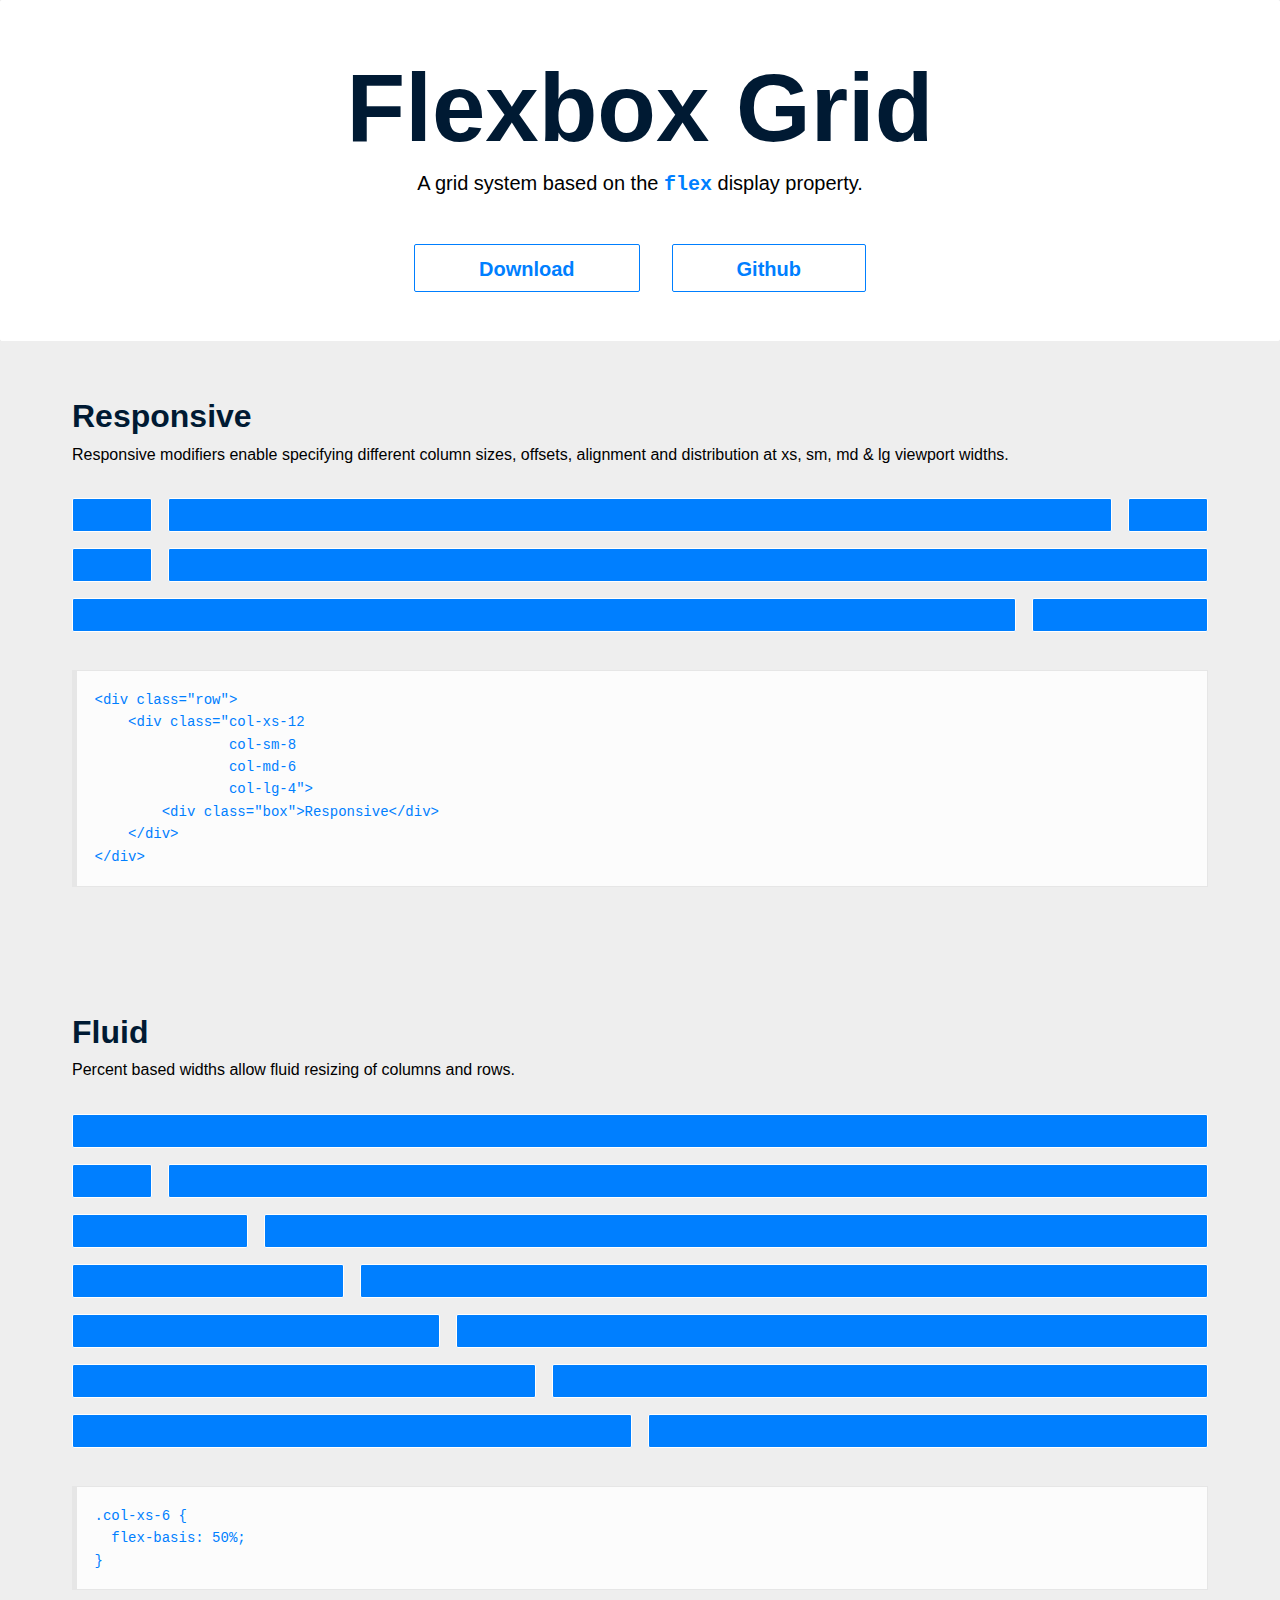
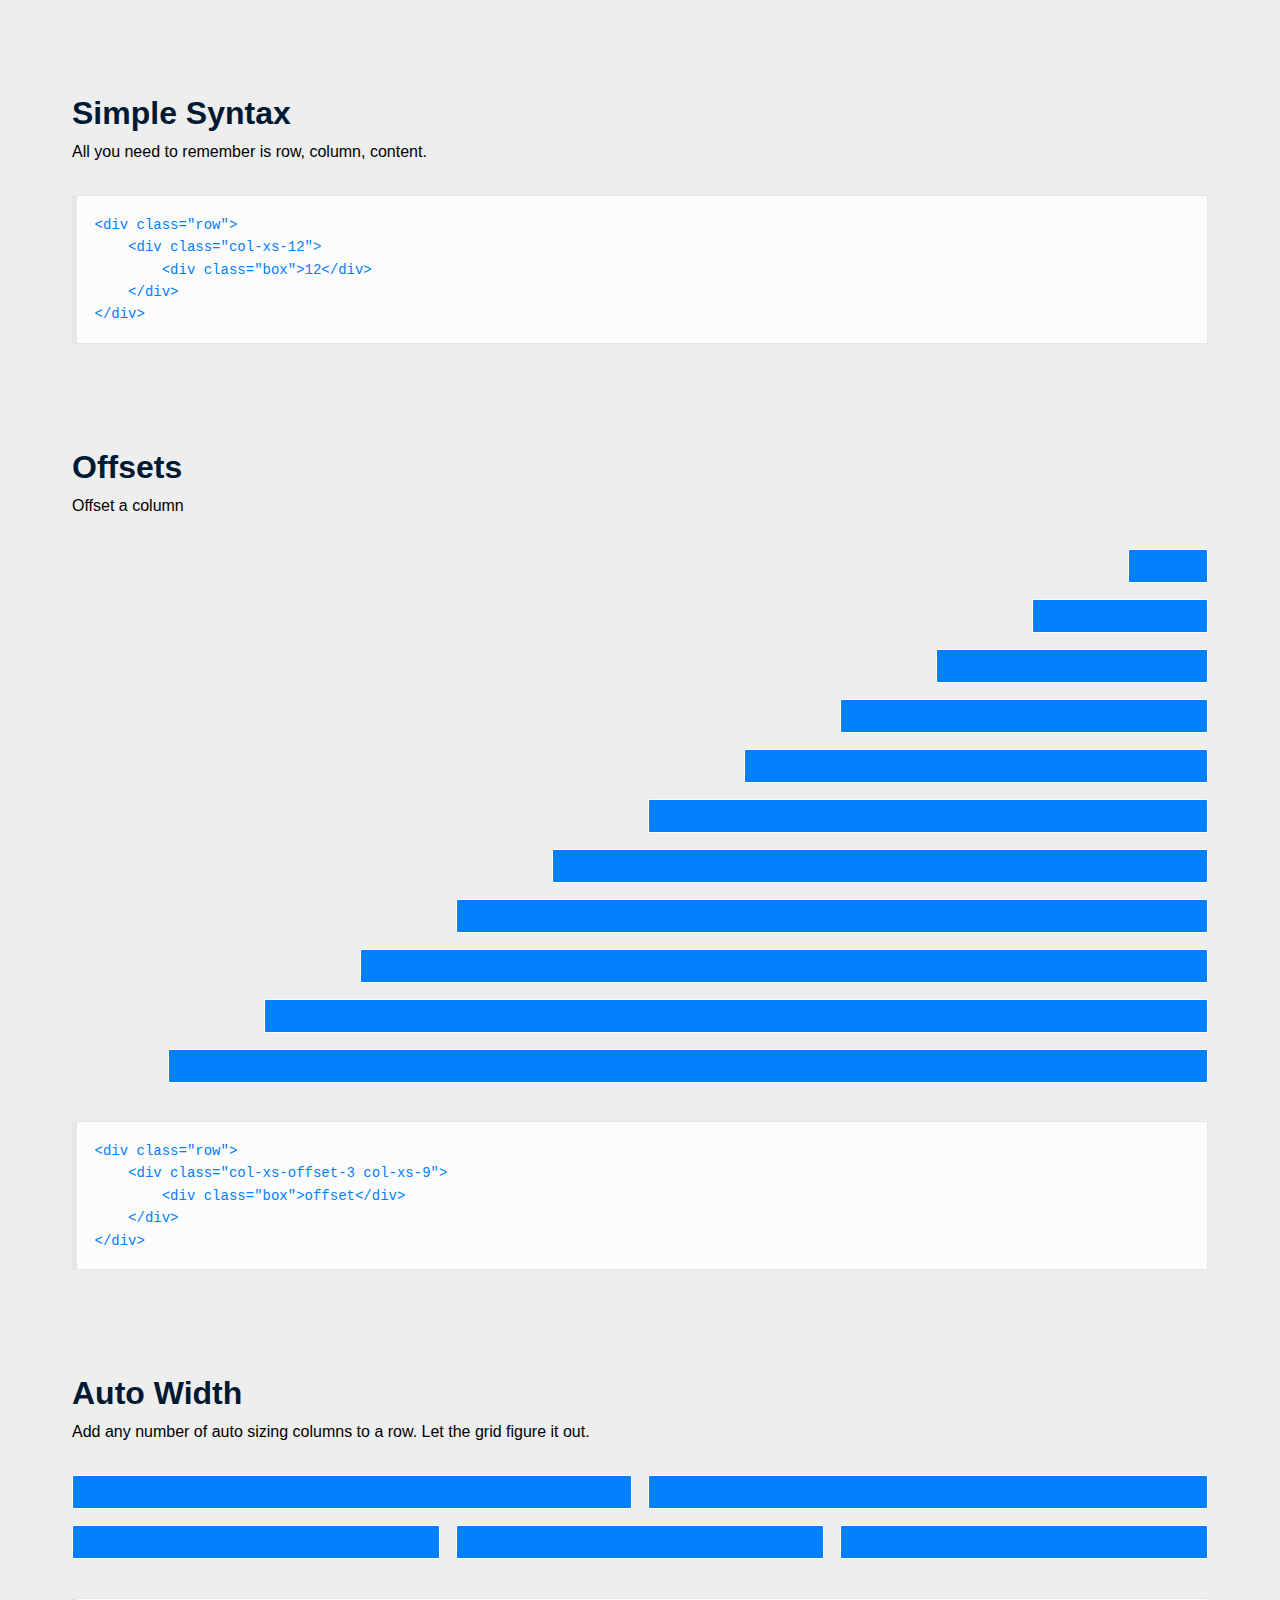
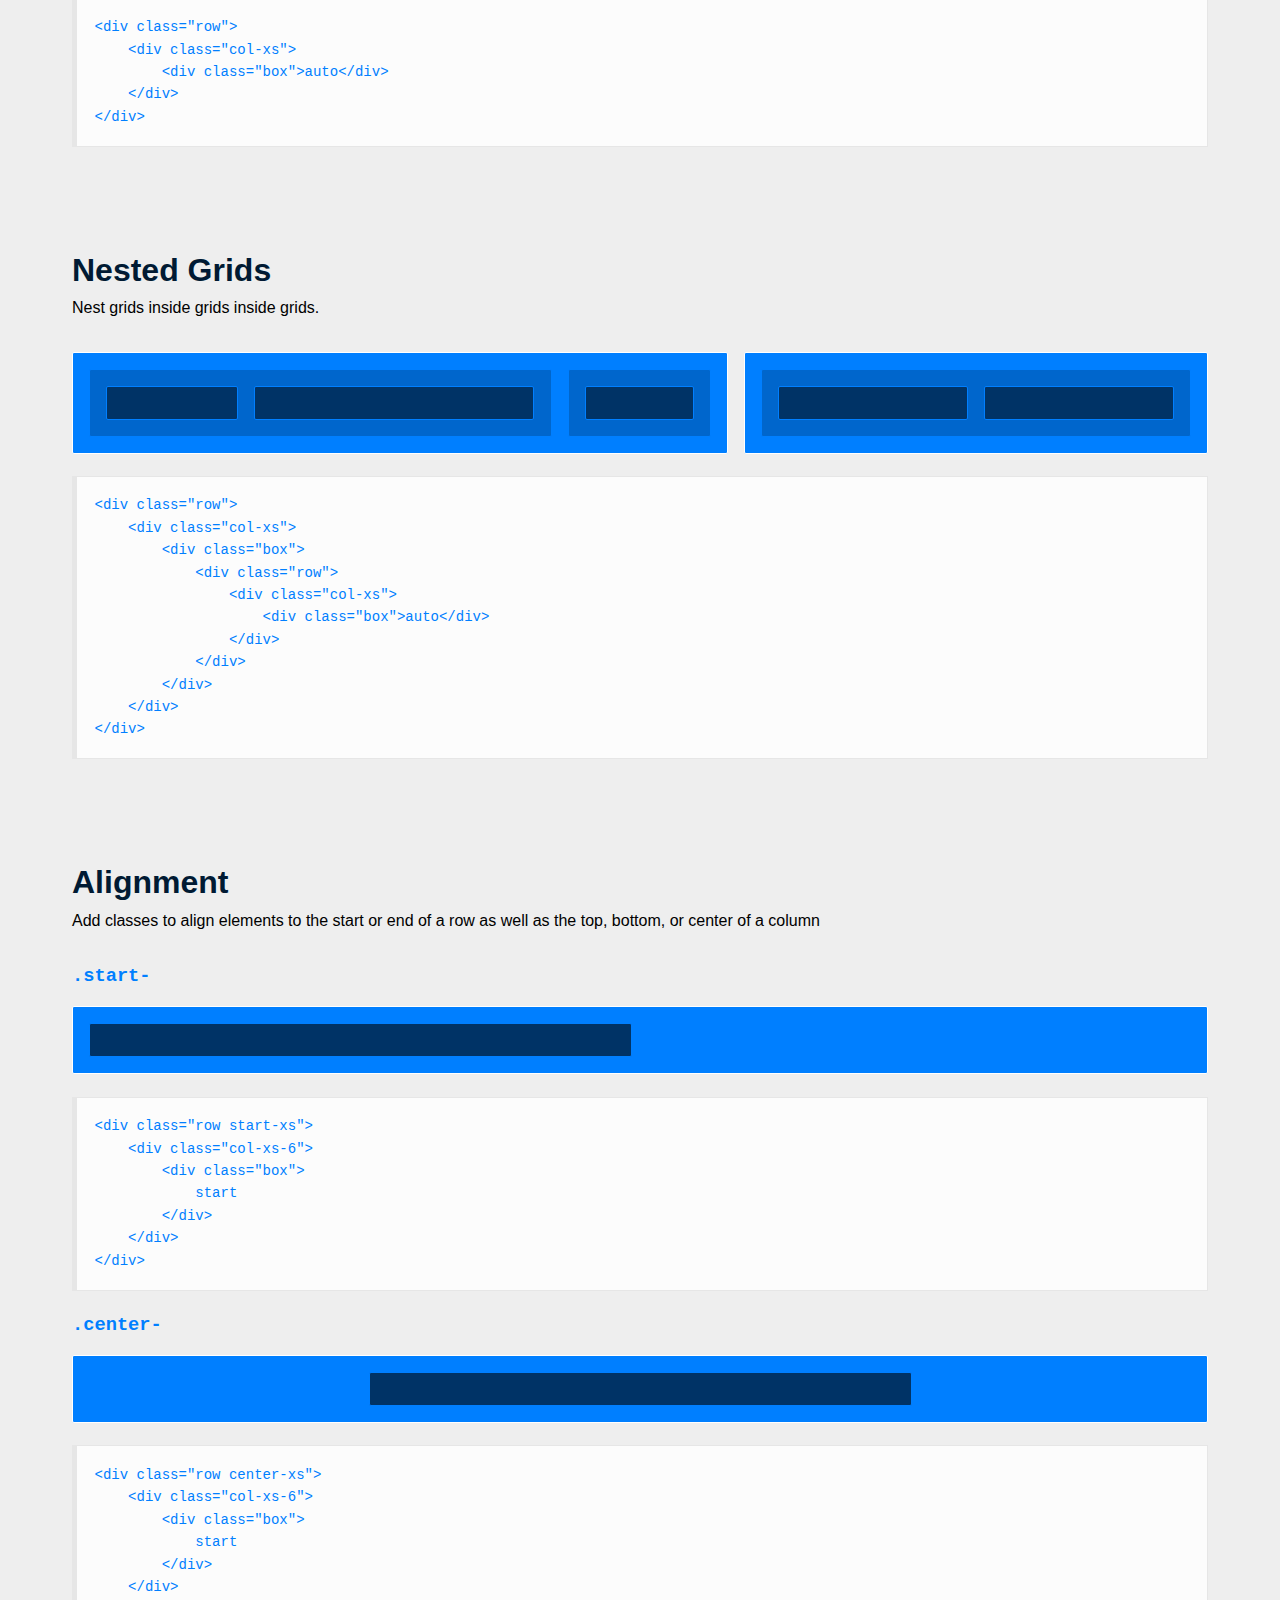
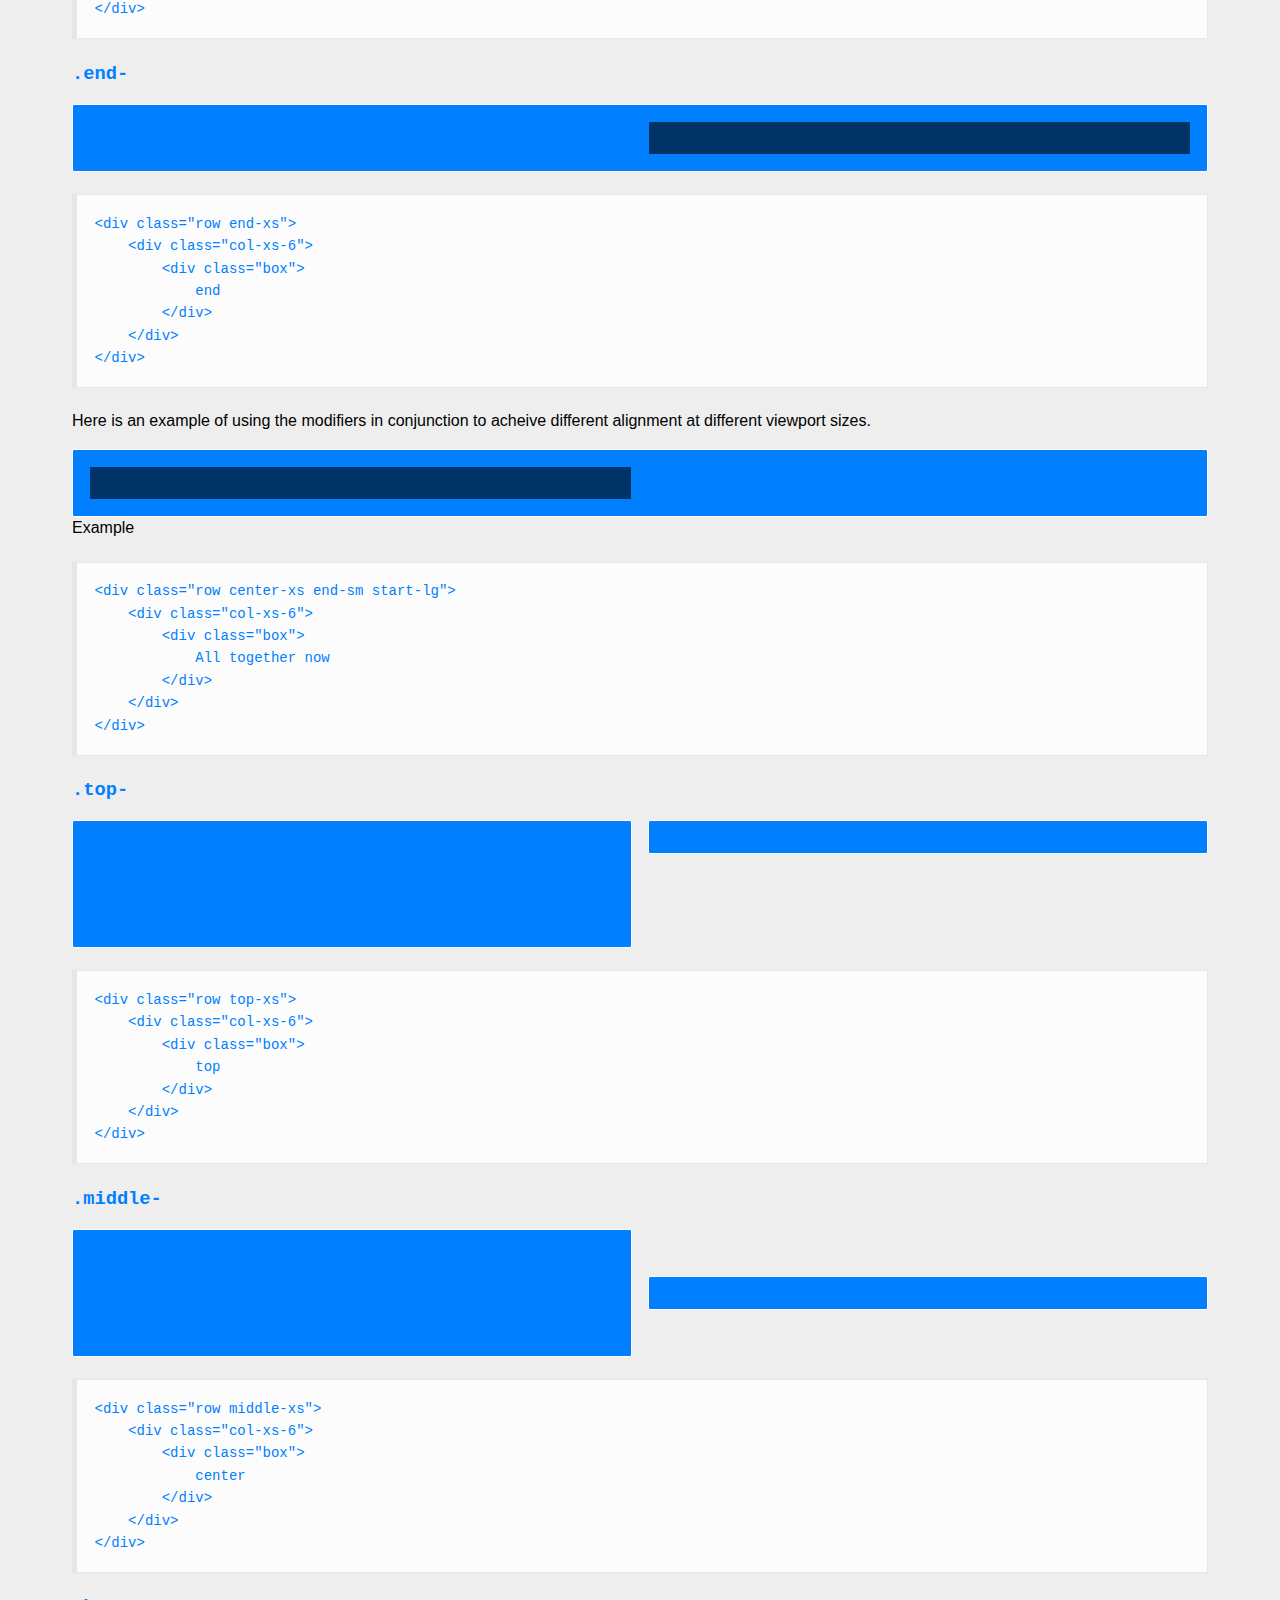
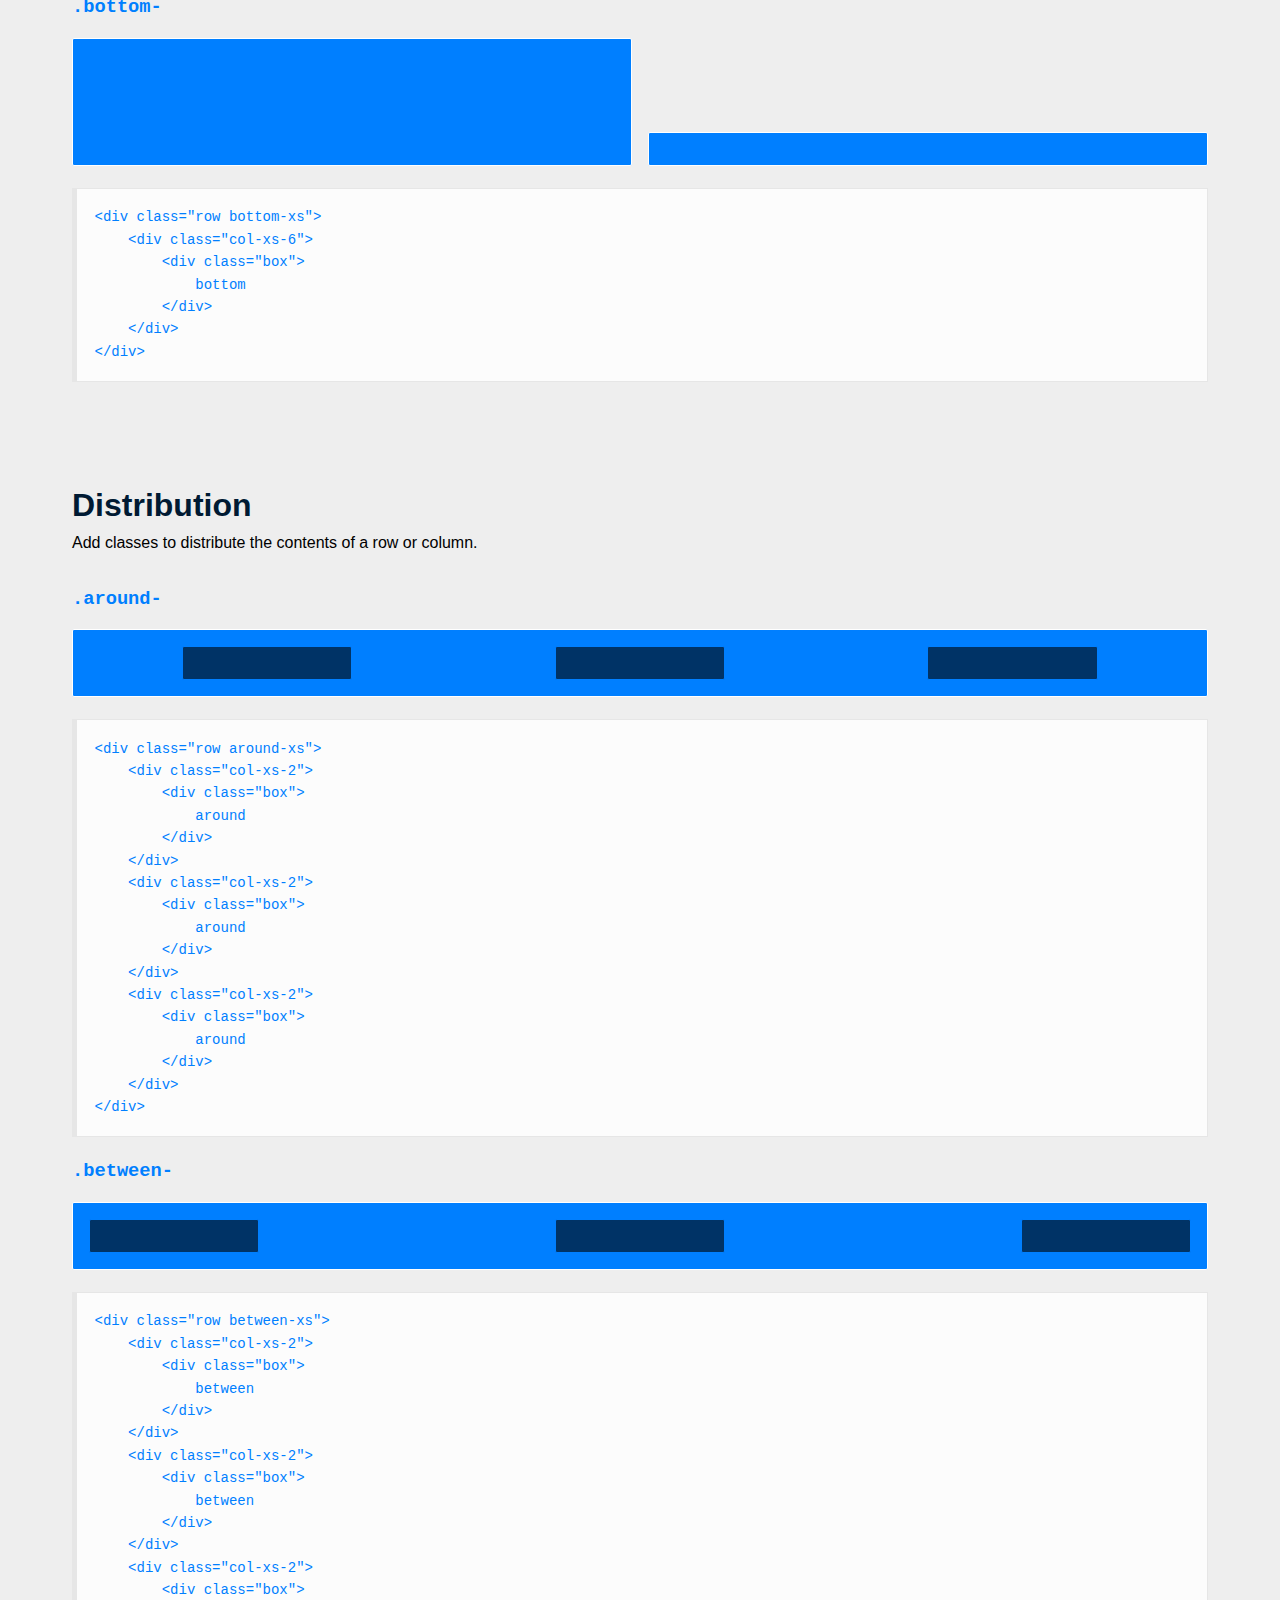
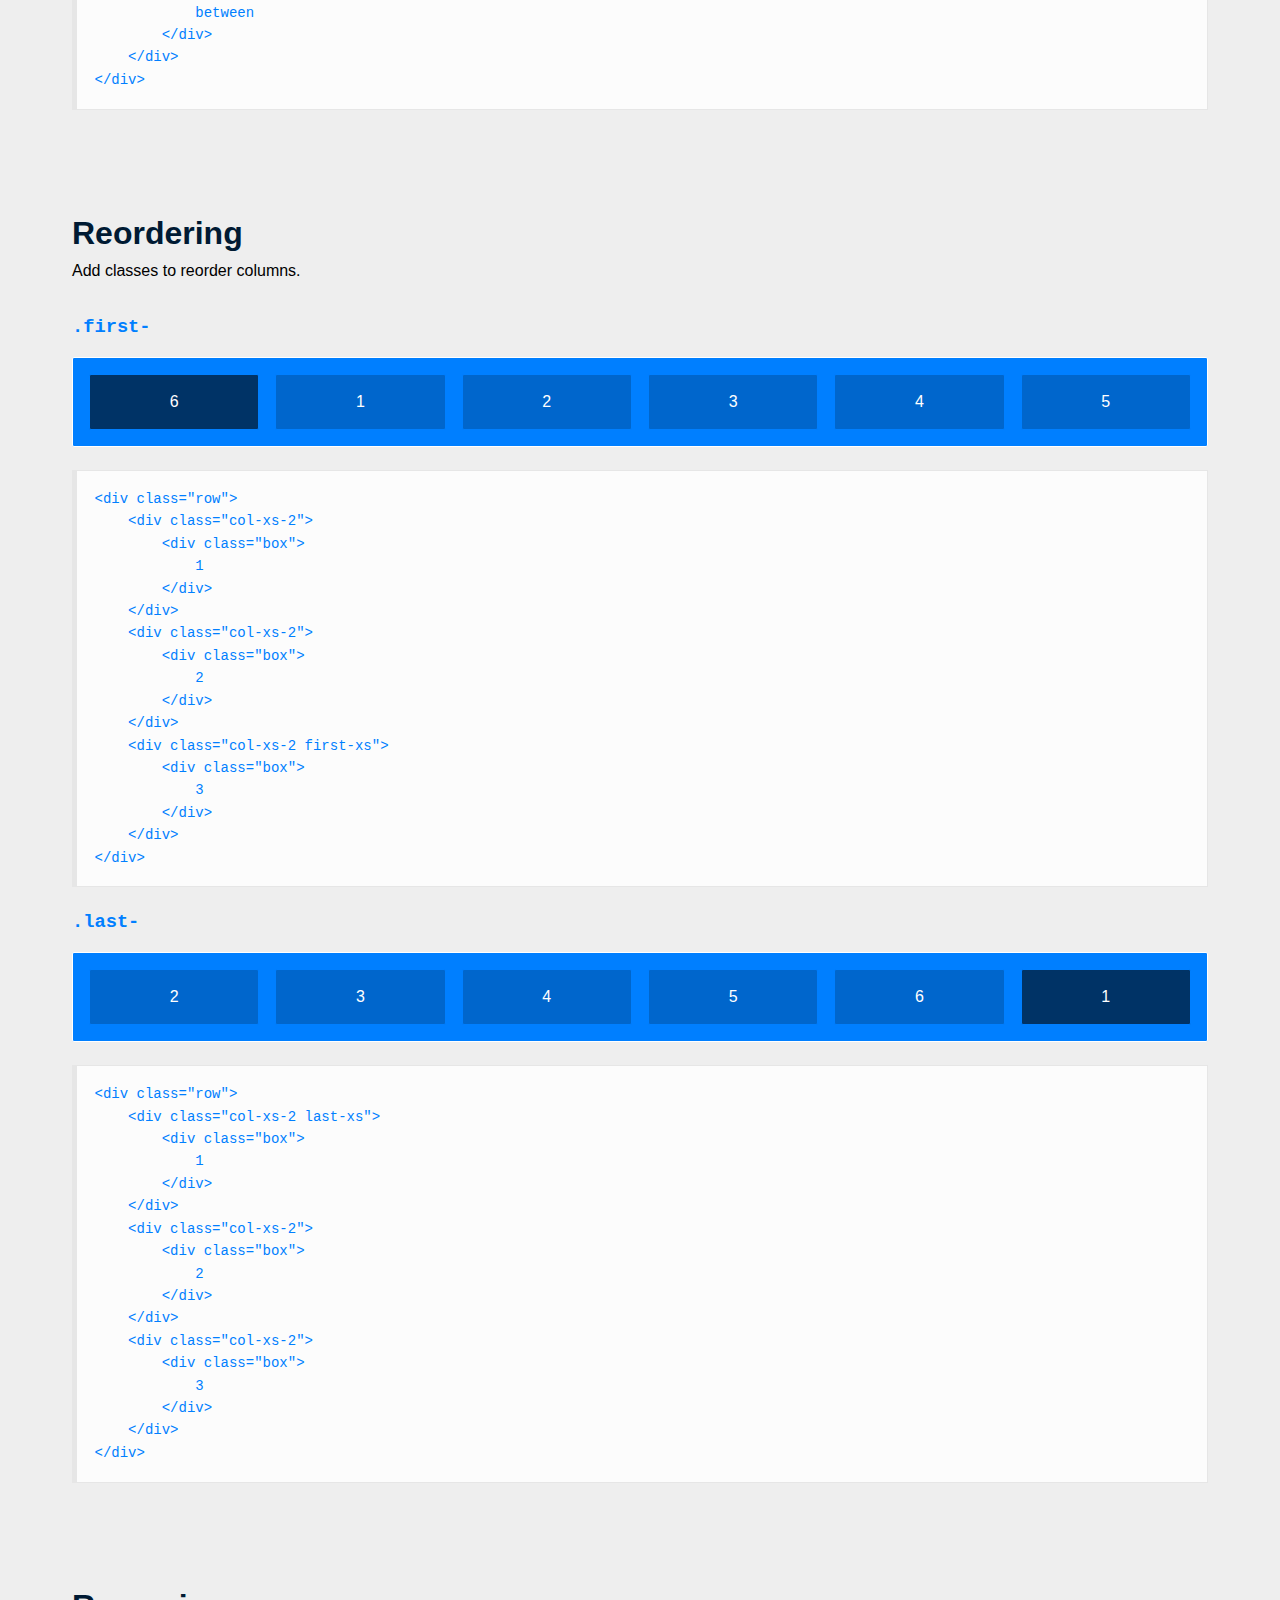
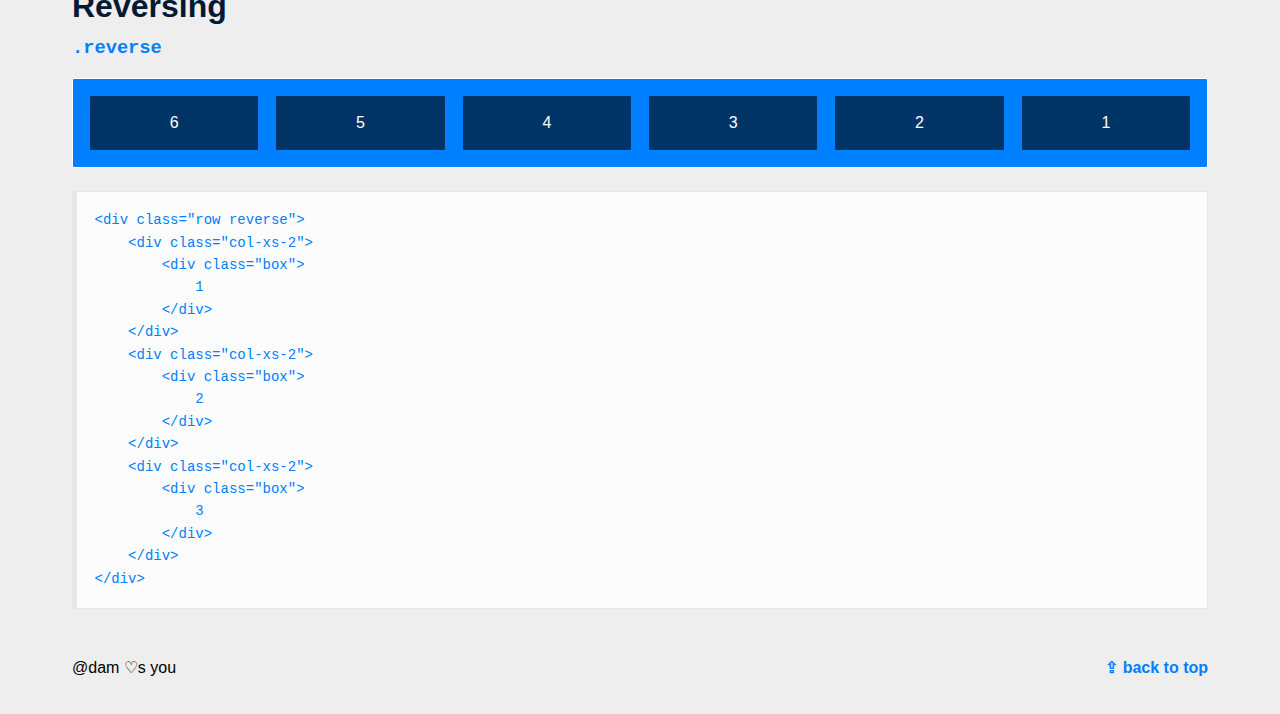
<file: assets/flexboxgrid/index.html>
<!DOCTYPE HTML><html><head><meta charset="utf-8"><meta http-equiv="X-UA-Compatible" content="IE=edge"><title>Flexbox Grid</title><meta name="viewport" content="width=device-width, initial-scale=1"><style>/*! normalize.css v2.1.3 | MIT License | git.io/normalize */article,aside,details,figcaption,figure,footer,header,hgroup,main,nav,section,summary{display:block}audio,canvas,video{display:inline-block}audio:not([controls]){display:none;height:0}[hidden],template{display:none}html{font-family:sans-serif;-ms-text-size-adjust:100%;-webkit-text-size-adjust:100%}a{background:0 0}a:focus{outline:thin dotted}a:active,a:hover{outline:0}h1{font-size:2em;margin:.67em 0}abbr[title]{border-bottom:1px dotted}b,strong{font-weight:700}dfn{font-style:italic}hr{-moz-box-sizing:content-box;box-sizing:content-box;height:0}mark{background:#ff0;color:#000}code,kbd,pre,samp{font-family:monospace,serif;font-size:1em}q{quotes:"\201C" "\201D" "\2018" "\2019"}small{font-size:80%}sub,sup{font-size:75%;line-height:0;position:relative;vertical-align:baseline}sup{top:-.5em}sub{bottom:-.25em}img{border:0}svg:not(:root){overflow:hidden}figure{margin:0}fieldset{border:1px solid silver;margin:0 2px;padding:.35em .625em .75em}legend{border:0;padding:0}button,input,select,textarea{font-family:inherit;font-size:100%;margin:0}button,input{line-height:normal}button,select{text-transform:none}button,html input[type=button],input[type=reset],input[type=submit]{-webkit-appearance:button;cursor:pointer}button[disabled],html input[disabled]{cursor:default}input[type=checkbox],input[type=radio]{box-sizing:border-box;padding:0}input[type=search]{-webkit-appearance:textfield;-moz-box-sizing:content-box;-webkit-box-sizing:content-box;box-sizing:content-box}input[type=search]::-webkit-search-cancel-button,input[type=search]::-webkit-search-decoration{-webkit-appearance:none}button::-moz-focus-inner,input::-moz-focus-inner{border:0;padding:0}textarea{overflow:auto;vertical-align:top}table{border-collapse:collapse;border-spacing:0}body{box-sizing:border-box;padding:0;margin:0;font-size:18px;font-family:HelveticaNeue-Light,"Helvetica Neue Light","Helvetica Neue",Helvetica,Arial,"Lucida Grande",sans-serif;font-weight:400;background:#EEE;line-height:1.4rem}h1,h2,h3,h4,h5,h6{font-family:Gibson,HelveticaNeue-Light,"Helvetica Neue Light","Helvetica Neue",Helvetica,Arial,"Lucida Grande",sans-serif;color:#001A33}h2{font-size:2rem;margin:1rem 0}:focus{outline-color:transparent;outline-style:none}h2+p{margin:0 0 2rem}a{text-decoration:none;color:#007FFF;padding:0 0 .2rem;font-weight:700}a:hover{color:#007FFF}pre{overflow-x:auto;padding:1.25em;border:1px solid #e6e6e6;border-left-width:5px;margin:1.6em 0;font-size:.875em;background:#fcfcfc;white-space:pre;word-wrap:normal}code{color:#007FFF}.layout{display:flex;min-height:100vh;flex-direction:column}.page-nav{box-sizing:border-box;position:fixed;padding:.5rem;width:100%;background:0 0}.page{z-index:0;background:#EEE}.wrap{box-sizing:border-box;max-width:1200px;margin:0 auto}.page-section{padding-top:3rem;margin-bottom:3rem}.page-features{width:100%;background:#001a33;overflow:scroll}.menu-button{position:fixed;top:.75rem;right:.75rem;z-index:1;box-sizing:border-box;padding:.45rem;height:3rem;width:3rem;background:#FFF;border:1px solid transparent;user-select:none}.menu-button:hover{border:1px solid #007FFF;border-radius:2px}.menu-button:active{background:#EEE;border:1px solid transparent}.open{transform:translate3d(-15rem,0,0)}.menu-button-icon{width:2rem;height:2rem}.hero{box-sizing:border-box;padding:2rem;background:#FFF;border:1px solid #FFF;border-radius:2px}.hero-headline{font-size:3rem;white-space:nowrap;margin-bottom:0}.hero-copy{font-size:1rem;margin-bottom:0;padding:0 2rem;text-align:center}.slide-menu{display:block;position:fixed;overflow:auto;top:0;right:0;bottom:0;height:100%;width:250px}.menu{box-sizing:border-box;padding-bottom:5rem;background:#001a33}.menu-header{box-sizing:border-box;padding:3rem 3rem 0;color:#eee}.menu-list{margin:0;padding:0;list-style:none}.menu-list-item{height:3rem;line-height:3rem;font-size:1rem;color:#007FFF;background:0 0;transition:all .2s ease-in}.menu-link{box-sizing:border-box;padding-left:3rem;display:block;color:#007FFF;transition:color .2s ease-in}.menu-link:hover{color:#3298ff;border-bottom:0}.link-top{align-self:flex-end}.button{position:relative;display:inline-block;box-sizing:border-box;min-width:11rem;padding:0 4rem;margin:1rem;height:3rem;line-height:3rem;border:1px solid #007FFF;border-radius:2px;color:#007FFF;font-size:1.25rem;transition:background-color,.15s}.button:hover{background:#39F;border-color:#39F;color:#FFF;text-shadow:0 1px #007FFF}.button:active{background:#007FFF;color:#FFF;border-top:2px solid #06C}.box,.box-first,.box-large,.box-nested,.box-row{position:relative;box-sizing:border-box;min-height:1rem;margin-bottom:0;background:#007FFF;border:1px solid #FFF;border-radius:2px;overflow:hidden;text-align:center;color:#fff}.box-row{margin-bottom:1rem}.box-first{background:#06C;border-color:#007FFF}.box-nested{background:#036;border-color:#007FFF}.box-large{height:8rem}.box-container{box-sizing:border-box;padding:.5rem}.page-footer{box-sizing:border-box;padding-bottom:3rem}.tag{color:#000;font-weight:400}.end{text-align:end}.invisible-xs{display:none;visibility:hidden}.visible-xs{display:block;visibility:visible}@media only screen and (min-width:48rem){body{font-size:16px}.slide-menu{width:25%}.open{transform:translate3d(0,0,0)}.hero-headline{font-size:6rem;margin-bottom:2rem}.hero-copy{font-size:1.25rem;margin-bottom:2rem}.box,.box-first,.box-large,.box-nested,.box-row{padding:1rem}.invisible-md{display:none;visibility:hidden}.visible-md{display:block;visibility:visible}}.container,.container-fluid{margin-right:auto;margin-left:auto}.container-fluid{padding-right:2rem;padding-left:2rem}.row{box-sizing:border-box;display:-webkit-box;display:-ms-flexbox;display:flex;-webkit-box-flex:0;-ms-flex:0 1 auto;flex:0 1 auto;-webkit-box-orient:horizontal;-webkit-box-direction:normal;-ms-flex-direction:row;flex-direction:row;-ms-flex-wrap:wrap;flex-wrap:wrap;margin-right:-.5rem;margin-left:-.5rem}.row.reverse{-webkit-box-orient:horizontal;-webkit-box-direction:reverse;-ms-flex-direction:row-reverse;flex-direction:row-reverse}.col.reverse{-webkit-box-orient:vertical;-webkit-box-direction:reverse;-ms-flex-direction:column-reverse;flex-direction:column-reverse}.col-xs,.col-xs-1,.col-xs-10,.col-xs-11,.col-xs-12,.col-xs-2,.col-xs-3,.col-xs-4,.col-xs-5,.col-xs-6,.col-xs-7,.col-xs-8,.col-xs-9,.col-xs-offset-0,.col-xs-offset-1,.col-xs-offset-10,.col-xs-offset-11,.col-xs-offset-12,.col-xs-offset-2,.col-xs-offset-3,.col-xs-offset-4,.col-xs-offset-5,.col-xs-offset-6,.col-xs-offset-7,.col-xs-offset-8,.col-xs-offset-9{box-sizing:border-box;-webkit-box-flex:0;-ms-flex:0 0 auto;flex:0 0 auto;padding-right:.5rem;padding-left:.5rem}.col-xs{-webkit-box-flex:1;-ms-flex-positive:1;flex-grow:1;-ms-flex-preferred-size:0;flex-basis:0;max-width:100%}.col-xs-1{-ms-flex-preferred-size:8.33333333%;flex-basis:8.33333333%;max-width:8.33333333%}.col-xs-2{-ms-flex-preferred-size:16.66666667%;flex-basis:16.66666667%;max-width:16.66666667%}.col-xs-3{-ms-flex-preferred-size:25%;flex-basis:25%;max-width:25%}.col-xs-4{-ms-flex-preferred-size:33.33333333%;flex-basis:33.33333333%;max-width:33.33333333%}.col-xs-5{-ms-flex-preferred-size:41.66666667%;flex-basis:41.66666667%;max-width:41.66666667%}.col-xs-6{-ms-flex-preferred-size:50%;flex-basis:50%;max-width:50%}.col-xs-7{-ms-flex-preferred-size:58.33333333%;flex-basis:58.33333333%;max-width:58.33333333%}.col-xs-8{-ms-flex-preferred-size:66.66666667%;flex-basis:66.66666667%;max-width:66.66666667%}.col-xs-9{-ms-flex-preferred-size:75%;flex-basis:75%;max-width:75%}.col-xs-10{-ms-flex-preferred-size:83.33333333%;flex-basis:83.33333333%;max-width:83.33333333%}.col-xs-11{-ms-flex-preferred-size:91.66666667%;flex-basis:91.66666667%;max-width:91.66666667%}.col-xs-12{-ms-flex-preferred-size:100%;flex-basis:100%;max-width:100%}.col-xs-offset-0{margin-left:0}.col-xs-offset-1{margin-left:8.33333333%}.col-xs-offset-2{margin-left:16.66666667%}.col-xs-offset-3{margin-left:25%}.col-xs-offset-4{margin-left:33.33333333%}.col-xs-offset-5{margin-left:41.66666667%}.col-xs-offset-6{margin-left:50%}.col-xs-offset-7{margin-left:58.33333333%}.col-xs-offset-8{margin-left:66.66666667%}.col-xs-offset-9{margin-left:75%}.col-xs-offset-10{margin-left:83.33333333%}.col-xs-offset-11{margin-left:91.66666667%}.start-xs{-webkit-box-pack:start;-ms-flex-pack:start;justify-content:flex-start;text-align:start}.center-xs{-webkit-box-pack:center;-ms-flex-pack:center;justify-content:center;text-align:center}.end-xs{-webkit-box-pack:end;-ms-flex-pack:end;justify-content:flex-end;text-align:end}.top-xs{-webkit-box-align:start;-ms-flex-align:start;align-items:flex-start}.middle-xs{-webkit-box-align:center;-ms-flex-align:center;align-items:center}.bottom-xs{-webkit-box-align:end;-ms-flex-align:end;align-items:flex-end}.around-xs{-ms-flex-pack:distribute;justify-content:space-around}.between-xs{-webkit-box-pack:justify;-ms-flex-pack:justify;justify-content:space-between}.first-xs{-webkit-box-ordinal-group:0;-ms-flex-order:-1;order:-1}.last-xs{-webkit-box-ordinal-group:2;-ms-flex-order:1;order:1}@media only screen and (min-width:48em){.container{width:49rem}.col-sm,.col-sm-1,.col-sm-10,.col-sm-11,.col-sm-12,.col-sm-2,.col-sm-3,.col-sm-4,.col-sm-5,.col-sm-6,.col-sm-7,.col-sm-8,.col-sm-9,.col-sm-offset-0,.col-sm-offset-1,.col-sm-offset-10,.col-sm-offset-11,.col-sm-offset-12,.col-sm-offset-2,.col-sm-offset-3,.col-sm-offset-4,.col-sm-offset-5,.col-sm-offset-6,.col-sm-offset-7,.col-sm-offset-8,.col-sm-offset-9{box-sizing:border-box;-webkit-box-flex:0;-ms-flex:0 0 auto;flex:0 0 auto;padding-right:.5rem;padding-left:.5rem}.col-sm{-webkit-box-flex:1;-ms-flex-positive:1;flex-grow:1;-ms-flex-preferred-size:0;flex-basis:0;max-width:100%}.col-sm-1{-ms-flex-preferred-size:8.33333333%;flex-basis:8.33333333%;max-width:8.33333333%}.col-sm-2{-ms-flex-preferred-size:16.66666667%;flex-basis:16.66666667%;max-width:16.66666667%}.col-sm-3{-ms-flex-preferred-size:25%;flex-basis:25%;max-width:25%}.col-sm-4{-ms-flex-preferred-size:33.33333333%;flex-basis:33.33333333%;max-width:33.33333333%}.col-sm-5{-ms-flex-preferred-size:41.66666667%;flex-basis:41.66666667%;max-width:41.66666667%}.col-sm-6{-ms-flex-preferred-size:50%;flex-basis:50%;max-width:50%}.col-sm-7{-ms-flex-preferred-size:58.33333333%;flex-basis:58.33333333%;max-width:58.33333333%}.col-sm-8{-ms-flex-preferred-size:66.66666667%;flex-basis:66.66666667%;max-width:66.66666667%}.col-sm-9{-ms-flex-preferred-size:75%;flex-basis:75%;max-width:75%}.col-sm-10{-ms-flex-preferred-size:83.33333333%;flex-basis:83.33333333%;max-width:83.33333333%}.col-sm-11{-ms-flex-preferred-size:91.66666667%;flex-basis:91.66666667%;max-width:91.66666667%}.col-sm-12{-ms-flex-preferred-size:100%;flex-basis:100%;max-width:100%}.col-sm-offset-0{margin-left:0}.col-sm-offset-1{margin-left:8.33333333%}.col-sm-offset-2{margin-left:16.66666667%}.col-sm-offset-3{margin-left:25%}.col-sm-offset-4{margin-left:33.33333333%}.col-sm-offset-5{margin-left:41.66666667%}.col-sm-offset-6{margin-left:50%}.col-sm-offset-7{margin-left:58.33333333%}.col-sm-offset-8{margin-left:66.66666667%}.col-sm-offset-9{margin-left:75%}.col-sm-offset-10{margin-left:83.33333333%}.col-sm-offset-11{margin-left:91.66666667%}.start-sm{-webkit-box-pack:start;-ms-flex-pack:start;justify-content:flex-start;text-align:start}.center-sm{-webkit-box-pack:center;-ms-flex-pack:center;justify-content:center;text-align:center}.end-sm{-webkit-box-pack:end;-ms-flex-pack:end;justify-content:flex-end;text-align:end}.top-sm{-webkit-box-align:start;-ms-flex-align:start;align-items:flex-start}.middle-sm{-webkit-box-align:center;-ms-flex-align:center;align-items:center}.bottom-sm{-webkit-box-align:end;-ms-flex-align:end;align-items:flex-end}.around-sm{-ms-flex-pack:distribute;justify-content:space-around}.between-sm{-webkit-box-pack:justify;-ms-flex-pack:justify;justify-content:space-between}.first-sm{-webkit-box-ordinal-group:0;-ms-flex-order:-1;order:-1}.last-sm{-webkit-box-ordinal-group:2;-ms-flex-order:1;order:1}}@media only screen and (min-width:64em){.container{width:65rem}.col-md,.col-md-1,.col-md-10,.col-md-11,.col-md-12,.col-md-2,.col-md-3,.col-md-4,.col-md-5,.col-md-6,.col-md-7,.col-md-8,.col-md-9,.col-md-offset-0,.col-md-offset-1,.col-md-offset-10,.col-md-offset-11,.col-md-offset-12,.col-md-offset-2,.col-md-offset-3,.col-md-offset-4,.col-md-offset-5,.col-md-offset-6,.col-md-offset-7,.col-md-offset-8,.col-md-offset-9{box-sizing:border-box;-webkit-box-flex:0;-ms-flex:0 0 auto;flex:0 0 auto;padding-right:.5rem;padding-left:.5rem}.col-md{-webkit-box-flex:1;-ms-flex-positive:1;flex-grow:1;-ms-flex-preferred-size:0;flex-basis:0;max-width:100%}.col-md-1{-ms-flex-preferred-size:8.33333333%;flex-basis:8.33333333%;max-width:8.33333333%}.col-md-2{-ms-flex-preferred-size:16.66666667%;flex-basis:16.66666667%;max-width:16.66666667%}.col-md-3{-ms-flex-preferred-size:25%;flex-basis:25%;max-width:25%}.col-md-4{-ms-flex-preferred-size:33.33333333%;flex-basis:33.33333333%;max-width:33.33333333%}.col-md-5{-ms-flex-preferred-size:41.66666667%;flex-basis:41.66666667%;max-width:41.66666667%}.col-md-6{-ms-flex-preferred-size:50%;flex-basis:50%;max-width:50%}.col-md-7{-ms-flex-preferred-size:58.33333333%;flex-basis:58.33333333%;max-width:58.33333333%}.col-md-8{-ms-flex-preferred-size:66.66666667%;flex-basis:66.66666667%;max-width:66.66666667%}.col-md-9{-ms-flex-preferred-size:75%;flex-basis:75%;max-width:75%}.col-md-10{-ms-flex-preferred-size:83.33333333%;flex-basis:83.33333333%;max-width:83.33333333%}.col-md-11{-ms-flex-preferred-size:91.66666667%;flex-basis:91.66666667%;max-width:91.66666667%}.col-md-12{-ms-flex-preferred-size:100%;flex-basis:100%;max-width:100%}.col-md-offset-0{margin-left:0}.col-md-offset-1{margin-left:8.33333333%}.col-md-offset-2{margin-left:16.66666667%}.col-md-offset-3{margin-left:25%}.col-md-offset-4{margin-left:33.33333333%}.col-md-offset-5{margin-left:41.66666667%}.col-md-offset-6{margin-left:50%}.col-md-offset-7{margin-left:58.33333333%}.col-md-offset-8{margin-left:66.66666667%}.col-md-offset-9{margin-left:75%}.col-md-offset-10{margin-left:83.33333333%}.col-md-offset-11{margin-left:91.66666667%}.start-md{-webkit-box-pack:start;-ms-flex-pack:start;justify-content:flex-start;text-align:start}.center-md{-webkit-box-pack:center;-ms-flex-pack:center;justify-content:center;text-align:center}.end-md{-webkit-box-pack:end;-ms-flex-pack:end;justify-content:flex-end;text-align:end}.top-md{-webkit-box-align:start;-ms-flex-align:start;align-items:flex-start}.middle-md{-webkit-box-align:center;-ms-flex-align:center;align-items:center}.bottom-md{-webkit-box-align:end;-ms-flex-align:end;align-items:flex-end}.around-md{-ms-flex-pack:distribute;justify-content:space-around}.between-md{-webkit-box-pack:justify;-ms-flex-pack:justify;justify-content:space-between}.first-md{-webkit-box-ordinal-group:0;-ms-flex-order:-1;order:-1}.last-md{-webkit-box-ordinal-group:2;-ms-flex-order:1;order:1}}@media only screen and (min-width:75em){.container{width:76rem}.col-lg,.col-lg-1,.col-lg-10,.col-lg-11,.col-lg-12,.col-lg-2,.col-lg-3,.col-lg-4,.col-lg-5,.col-lg-6,.col-lg-7,.col-lg-8,.col-lg-9,.col-lg-offset-0,.col-lg-offset-1,.col-lg-offset-10,.col-lg-offset-11,.col-lg-offset-12,.col-lg-offset-2,.col-lg-offset-3,.col-lg-offset-4,.col-lg-offset-5,.col-lg-offset-6,.col-lg-offset-7,.col-lg-offset-8,.col-lg-offset-9{box-sizing:border-box;-webkit-box-flex:0;-ms-flex:0 0 auto;flex:0 0 auto;padding-right:.5rem;padding-left:.5rem}.col-lg{-webkit-box-flex:1;-ms-flex-positive:1;flex-grow:1;-ms-flex-preferred-size:0;flex-basis:0;max-width:100%}.col-lg-1{-ms-flex-preferred-size:8.33333333%;flex-basis:8.33333333%;max-width:8.33333333%}.col-lg-2{-ms-flex-preferred-size:16.66666667%;flex-basis:16.66666667%;max-width:16.66666667%}.col-lg-3{-ms-flex-preferred-size:25%;flex-basis:25%;max-width:25%}.col-lg-4{-ms-flex-preferred-size:33.33333333%;flex-basis:33.33333333%;max-width:33.33333333%}.col-lg-5{-ms-flex-preferred-size:41.66666667%;flex-basis:41.66666667%;max-width:41.66666667%}.col-lg-6{-ms-flex-preferred-size:50%;flex-basis:50%;max-width:50%}.col-lg-7{-ms-flex-preferred-size:58.33333333%;flex-basis:58.33333333%;max-width:58.33333333%}.col-lg-8{-ms-flex-preferred-size:66.66666667%;flex-basis:66.66666667%;max-width:66.66666667%}.col-lg-9{-ms-flex-preferred-size:75%;flex-basis:75%;max-width:75%}.col-lg-10{-ms-flex-preferred-size:83.33333333%;flex-basis:83.33333333%;max-width:83.33333333%}.col-lg-11{-ms-flex-preferred-size:91.66666667%;flex-basis:91.66666667%;max-width:91.66666667%}.col-lg-12{-ms-flex-preferred-size:100%;flex-basis:100%;max-width:100%}.col-lg-offset-0{margin-left:0}.col-lg-offset-1{margin-left:8.33333333%}.col-lg-offset-2{margin-left:16.66666667%}.col-lg-offset-3{margin-left:25%}.col-lg-offset-4{margin-left:33.33333333%}.col-lg-offset-5{margin-left:41.66666667%}.col-lg-offset-6{margin-left:50%}.col-lg-offset-7{margin-left:58.33333333%}.col-lg-offset-8{margin-left:66.66666667%}.col-lg-offset-9{margin-left:75%}.col-lg-offset-10{margin-left:83.33333333%}.col-lg-offset-11{margin-left:91.66666667%}.start-lg{-webkit-box-pack:start;-ms-flex-pack:start;justify-content:flex-start;text-align:start}.center-lg{-webkit-box-pack:center;-ms-flex-pack:center;justify-content:center;text-align:center}.end-lg{-webkit-box-pack:end;-ms-flex-pack:end;justify-content:flex-end;text-align:end}.top-lg{-webkit-box-align:start;-ms-flex-align:start;align-items:flex-start}.middle-lg{-webkit-box-align:center;-ms-flex-align:center;align-items:center}.bottom-lg{-webkit-box-align:end;-ms-flex-align:end;align-items:flex-end}.around-lg{-ms-flex-pack:distribute;justify-content:space-around}.between-lg{-webkit-box-pack:justify;-ms-flex-pack:justify;justify-content:space-between}.first-lg{-webkit-box-ordinal-group:0;-ms-flex-order:-1;order:-1}.last-lg{-webkit-box-ordinal-group:2;-ms-flex-order:1;order:1}}</style><script>function loadCSS( href, before, media, callback ){
            "use strict";
            var ss = window.document.createElement( "link" );
            var ref = before || window.document.getElementsByTagName( "script" )[ 0 ];
            var sheets = window.document.styleSheets;
            ss.rel = "stylesheet";
            ss.href = href;
            ss.media = "only x";
            ref.parentNode.insertBefore( ss, ref );
            ss.onloadcssdefined = function( cb ){
              var defined;
              for( var i = 0; i < sheets.length; i++ ){
                if( sheets[ i ].href && sheets[ i ].href.indexOf( href ) > -1 ){
                  defined = true;
                }
              }
              if( defined ){
                cb();
              } else {
                setTimeout(function() {
                  ss.onloadcssdefined( cb );
                });
              }
            };
            ss.onloadcssdefined(function() {
              ss.media = media || "all";
            });
            return ss;
          }
          loadCSS( "//kristoferjoseph.com/font/bold.css" );</script><noscript><link href="//kristoferjoseph.com/font/bold.css" rel="stylesheet"></noscript></head><body class="layout"><div class="page js-page"><header class="hero"><div class="row center-xs"><h1 class="hero-headline">Flexbox Grid</h1></div><div class="row center-xs"><p class="hero-copy">A grid system based on the <a href="http://caniuse.com/#search=flexbox"><code class="inline-anchor">flex</code></a> display property.</p></div><div class="row center-xs"><a class="button invisible-xs visible-md" href="https://github.com/kristoferjoseph/flexboxgrid/archive/v6.3.1.zip">Download</a> <a class="button" href="https://github.com/kristoferjoseph/flexboxgrid">Github</a></div></header><div class="wrap container-fluid"><a name="responsive"></a><section class="page-section"><h2>Responsive</h2><p>Responsive modifiers enable specifying different column sizes, offsets, alignment and distribution at xs, sm, md &amp; lg viewport widths.</p><div class="row"><div class="col-xs-12 col-sm-3 col-md-2 col-lg-1"><div class="box-row"></div></div><div class="col-xs-6 col-sm-6 col-md-8 col-lg-10"><div class="box-row"></div></div><div class="col-xs-6 col-sm-3 col-md-2 col-lg-1"><div class="box-row"></div></div></div><div class="row"><div class="col-xs-12 col-sm-3 col-md-2 col-lg-1"><div class="box-row"></div></div><div class="col-xs-12 col-sm-9 col-md-10 col-lg-11"><div class="box-row"></div></div></div><div class="row"><div class="col-xs-10 col-sm-6 col-md-8 col-lg-10"><div class="box-row"></div></div><div class="col-xs-2 col-sm-6 col-md-4 col-lg-2"><div class="box-row"></div></div></div><pre><code>&lt;div class="row">
    &lt;div class="col-xs-12
                col-sm-8
                col-md-6
                col-lg-4">
        &lt;div class="box">Responsive&lt;/div>
    &lt;/div>
&lt;/div></code></pre></section><a name="fluid"></a><section class="page-section"><br><h2>Fluid</h2><p>Percent based widths allow fluid resizing of columns and rows.</p><div class="row"><div class="col-xs-12"><div class="box-row"></div></div></div><div class="row"><div class="col-xs-1"><div class="box-row"></div></div><div class="col-xs-11"><div class="box-row"></div></div></div><div class="row"><div class="col-xs-2"><div class="box-row"></div></div><div class="col-xs-10"><div class="box-row"></div></div></div><div class="row"><div class="col-xs-3"><div class="box-row"></div></div><div class="col-xs-9"><div class="box-row"></div></div></div><div class="row"><div class="col-xs-4"><div class="box-row"></div></div><div class="col-xs-8"><div class="box-row"></div></div></div><div class="row"><div class="col-xs-5"><div class="box-row"></div></div><div class="col-xs-7"><div class="box-row"></div></div></div><div class="row"><div class="col-xs-6"><div class="box-row"></div></div><div class="col-xs-6"><div class="box-row"></div></div></div><pre><code>.col-xs-6 {
  flex-basis: 50%;
}</code></pre></section><a name="syntax"></a><section class="page-section"><h2>Simple Syntax</h2><p>All you need to remember is row, column, content.</p><pre><code>&lt;div class="row">
    &lt;div class="col-xs-12">
        &lt;div class="box">12&lt;/div>
    &lt;/div>
&lt;/div></code></pre></section><a name="offsets"></a><section class="page-section"><h2>Offsets</h2><p>Offset a column</p><div class="row"><div class="col-xs-offset-11 col-xs-1"><div class="box-row"></div></div></div><div class="row"><div class="col-xs-offset-10 col-xs-2"><div class="box-row"></div></div></div><div class="row"><div class="col-xs-offset-9 col-xs-3"><div class="box-row"></div></div></div><div class="row"><div class="col-xs-offset-8 col-xs-4"><div class="box-row"></div></div></div><div class="row"><div class="col-xs-offset-7 col-xs-5"><div class="box-row"></div></div></div><div class="row"><div class="col-xs-offset-6 col-xs-6"><div class="box-row"></div></div></div><div class="row"><div class="col-xs-offset-5 col-xs-7"><div class="box-row"></div></div></div><div class="row"><div class="col-xs-offset-4 col-xs-8"><div class="box-row"></div></div></div><div class="row"><div class="col-xs-offset-3 col-xs-9"><div class="box-row"></div></div></div><div class="row"><div class="col-xs-offset-2 col-xs-10"><div class="box-row"></div></div></div><div class="row"><div class="col-xs-offset-1 col-xs-11"><div class="box-row"></div></div></div><pre><code>&lt;div class="row">
    &lt;div class="col-xs-offset-3 col-xs-9">
        &lt;div class="box">offset&lt;/div>
    &lt;/div>
&lt;/div></code></pre></section><a name="auto"></a><section class="page-section"><h2>Auto Width</h2><p>Add any number of auto sizing columns to a row. Let the grid figure it out.</p><div class="row"><div class="col-xs"><div class="box-row"></div></div><div class="col-xs"><div class="box-row"></div></div></div><div class="row"><div class="col-xs"><div class="box-row"></div></div><div class="col-xs"><div class="box-row"></div></div><div class="col-xs"><div class="box-row"></div></div></div><pre><code>&lt;div class="row">
    &lt;div class="col-xs">
        &lt;div class="box">auto&lt;/div>
    &lt;/div>
&lt;/div></code></pre></section><a name="nested"></a><section class="page-section"><h2>Nested Grids</h2><p>Nest grids inside grids inside grids.</p><div class="row"><div class="col-xs-7"><div class="box box-container"><div class="row"><div class="col-xs-9"><div class="box-first box-container"><div class="row"><div class="col-xs-4"><div class="box-nested"></div></div><div class="col-xs-8"><div class="box-nested"></div></div></div></div></div><div class="col-xs-3"><div class="box-first box-container"><div class="row"><div class="col-xs"><div class="box-nested"></div></div></div></div></div></div></div></div><div class="col-xs-5"><div class="box box-container"><div class="row"><div class="col-xs-12"><div class="box-first box-container"><div class="row"><div class="col-xs-6"><div class="box-nested"></div></div><div class="col-xs-6"><div class="box-nested"></div></div></div></div></div></div></div></div></div><pre><code>&lt;div class="row">
    &lt;div class="col-xs">
        &lt;div class="box">
            &lt;div class="row">
                &lt;div class="col-xs">
                    &lt;div class="box">auto&lt;/div>
                &lt;/div>
            &lt;/div>
        &lt;/div>
    &lt;/div>
&lt;/div></code></pre></section><a name="alignment"></a><section class="page-section"><h2>Alignment</h2><p>Add classes to align elements to the start or end of a row as well as the top, bottom, or center of a column</p><h3><code>.start-</code></h3><div class="row"><div class="col-xs-12"><div class="box box-container"><div class="row start-xs"><div class="col-xs-6"><div class="box-nested"></div></div></div></div></div></div><pre><code>&lt;div class="row start-xs">
    &lt;div class="col-xs-6">
        &lt;div class="box">
            start
        &lt;/div>
    &lt;/div>
&lt;/div>
</code></pre><h3><code>.center-</code></h3><div class="row"><div class="col-xs-12"><div class="box box-container"><div class="row center-xs"><div class="col-xs-6"><div class="box-nested"></div></div></div></div></div></div><pre><code>&lt;div class="row center-xs">
    &lt;div class="col-xs-6">
        &lt;div class="box">
            start
        &lt;/div>
    &lt;/div>
&lt;/div>
</code></pre><h3><code>.end-</code></h3><div class="row"><div class="col-xs-12"><div class="box box-container"><div class="row end-xs"><div class="col-xs-6"><div class="box-nested"></div></div></div></div></div></div><pre><code>&lt;div class="row end-xs">
    &lt;div class="col-xs-6">
        &lt;div class="box">
            end
        &lt;/div>
    &lt;/div>
&lt;/div>
</code></pre><p>Here is an example of using the modifiers in conjunction to acheive different alignment at different viewport sizes.</p><div class="row"><div class="col-xs-12"><div class="box box-container"><div class="row center-xs end-sm start-lg"><div class="col-xs-6"><div class="box-nested"></div></div></div></div></div></div>Example<pre><code>&lt;div class="row center-xs end-sm start-lg">
    &lt;div class="col-xs-6">
        &lt;div class="box">
            All together now
        &lt;/div>
    &lt;/div>
&lt;/div>
</code></pre><h3><code>.top-</code></h3><div class="row top-xs"><div class="col-xs-6"><div class="box-large"></div></div><div class="col-xs-6"><div class="box"></div></div></div><pre><code>&lt;div class="row top-xs">
    &lt;div class="col-xs-6">
        &lt;div class="box">
            top
        &lt;/div>
    &lt;/div>
&lt;/div>
</code></pre><h3><code>.middle-</code></h3><div class="row middle-xs"><div class="col-xs-6"><div class="box-large"></div></div><div class="col-xs-6"><div class="box"></div></div></div><pre><code>&lt;div class="row middle-xs">
    &lt;div class="col-xs-6">
        &lt;div class="box">
            center
        &lt;/div>
    &lt;/div>
&lt;/div>
</code></pre><h3><code>.bottom-</code></h3><div class="row bottom-xs"><div class="col-xs-6"><div class="box-large"></div></div><div class="col-xs-6"><div class="box"></div></div></div><pre><code>&lt;div class="row bottom-xs">
    &lt;div class="col-xs-6">
        &lt;div class="box">
            bottom
        &lt;/div>
    &lt;/div>
&lt;/div>
</code></pre></section><a name="distribution"></a><section class="page-section"><h2>Distribution</h2><p>Add classes to distribute the contents of a row or column.</p><h3><code>.around-</code></h3><div class="row"><div class="col-xs-12"><div class="box box-container"><div class="row around-xs"><div class="col-xs-2"><div class="box-nested"></div></div><div class="col-xs-2"><div class="box-nested"></div></div><div class="col-xs-2"><div class="box-nested"></div></div></div></div></div></div><pre><code>&lt;div class="row around-xs">
    &lt;div class="col-xs-2">
        &lt;div class="box">
            around
        &lt;/div>
    &lt;/div>
    &lt;div class="col-xs-2">
        &lt;div class="box">
            around
        &lt;/div>
    &lt;/div>
    &lt;div class="col-xs-2">
        &lt;div class="box">
            around
        &lt;/div>
    &lt;/div>
&lt;/div>
</code></pre><h3><code>.between-</code></h3><div class="row"><div class="col-xs-12"><div class="box box-container"><div class="row between-xs"><div class="col-xs-2"><div class="box-nested"></div></div><div class="col-xs-2"><div class="box-nested"></div></div><div class="col-xs-2"><div class="box-nested"></div></div></div></div></div></div><pre><code>&lt;div class="row between-xs">
    &lt;div class="col-xs-2">
        &lt;div class="box">
            between
        &lt;/div>
    &lt;/div>
    &lt;div class="col-xs-2">
        &lt;div class="box">
            between
        &lt;/div>
    &lt;/div>
    &lt;div class="col-xs-2">
        &lt;div class="box">
            between
        &lt;/div>
    &lt;/div>
&lt;/div>
</code></pre></section><a name="reordering"></a><section class="page-section"><h2>Reordering</h2><p>Add classes to reorder columns.</p><h3><code>.first-</code></h3><div class="row"><div class="col-xs-12"><div class="box box-container"><div class="row"><div class="col-xs-2"><div class="box-first">1</div></div><div class="col-xs-2"><div class="box-first">2</div></div><div class="col-xs-2"><div class="box-first">3</div></div><div class="col-xs-2"><div class="box-first">4</div></div><div class="col-xs-2"><div class="box-first">5</div></div><div class="col-xs-2 first-xs"><div class="box-nested">6</div></div></div></div></div></div><pre><code>&lt;div class="row">
    &lt;div class="col-xs-2">
        &lt;div class="box">
            1
        &lt;/div>
    &lt;/div>
    &lt;div class="col-xs-2">
        &lt;div class="box">
            2
        &lt;/div>
    &lt;/div>
    &lt;div class="col-xs-2 first-xs">
        &lt;div class="box">
            3
        &lt;/div>
    &lt;/div>
&lt;/div>
</code></pre><h3><code>.last-</code></h3><div class="row"><div class="col-xs-12"><div class="box box-container"><div class="row"><div class="col-xs-2 last-xs"><div class="box-nested">1</div></div><div class="col-xs-2"><div class="box-first">2</div></div><div class="col-xs-2"><div class="box-first">3</div></div><div class="col-xs-2"><div class="box-first">4</div></div><div class="col-xs-2"><div class="box-first">5</div></div><div class="col-xs-2"><div class="box-first">6</div></div></div></div></div></div><pre><code>&lt;div class="row">
    &lt;div class="col-xs-2 last-xs">
        &lt;div class="box">
            1
        &lt;/div>
    &lt;/div>
    &lt;div class="col-xs-2">
        &lt;div class="box">
            2
        &lt;/div>
    &lt;/div>
    &lt;div class="col-xs-2">
        &lt;div class="box">
            3
        &lt;/div>
    &lt;/div>
&lt;/div>
</code></pre></section><a name="reversing"></a><section class="page-section"><h2>Reversing</h2><h3><code>.reverse</code></h3><div class="row"><div class="col-xs-12"><div class="box box-container"><div class="row reverse"><div class="col-xs-2"><div class="box-nested">1</div></div><div class="col-xs-2"><div class="box-nested">2</div></div><div class="col-xs-2"><div class="box-nested">3</div></div><div class="col-xs-2"><div class="box-nested">4</div></div><div class="col-xs-2"><div class="box-nested">5</div></div><div class="col-xs-2"><div class="box-nested">6</div></div></div></div></div></div><pre><code>&lt;div class="row reverse">
    &lt;div class="col-xs-2">
        &lt;div class="box">
            1
        &lt;/div>
    &lt;/div>
    &lt;div class="col-xs-2">
        &lt;div class="box">
            2
        &lt;/div>
    &lt;/div>
    &lt;div class="col-xs-2">
        &lt;div class="box">
            3
        &lt;/div>
    &lt;/div>
&lt;/div>
</code></pre></section><footer class="page-footer"><div class="row"><div class="col-xs start"><a class="tag" href="http://twitter.com/dam">@dam ♡s you</a></div><div class="col-xs end"><a class="link-top" href="#top">⇪ back to top</a></div></div></footer></div></div><script>(function() {
            document.addEventListener('DOMContentLoaded', function(e) {
              var code = document.createElement('script');
              code.src = 'js/index.js';
              var script = document.getElementsByTagName('script')[0];
              script.parentNode.insertBefore(code, script);
            });
          }());</script></body></html>
</file>
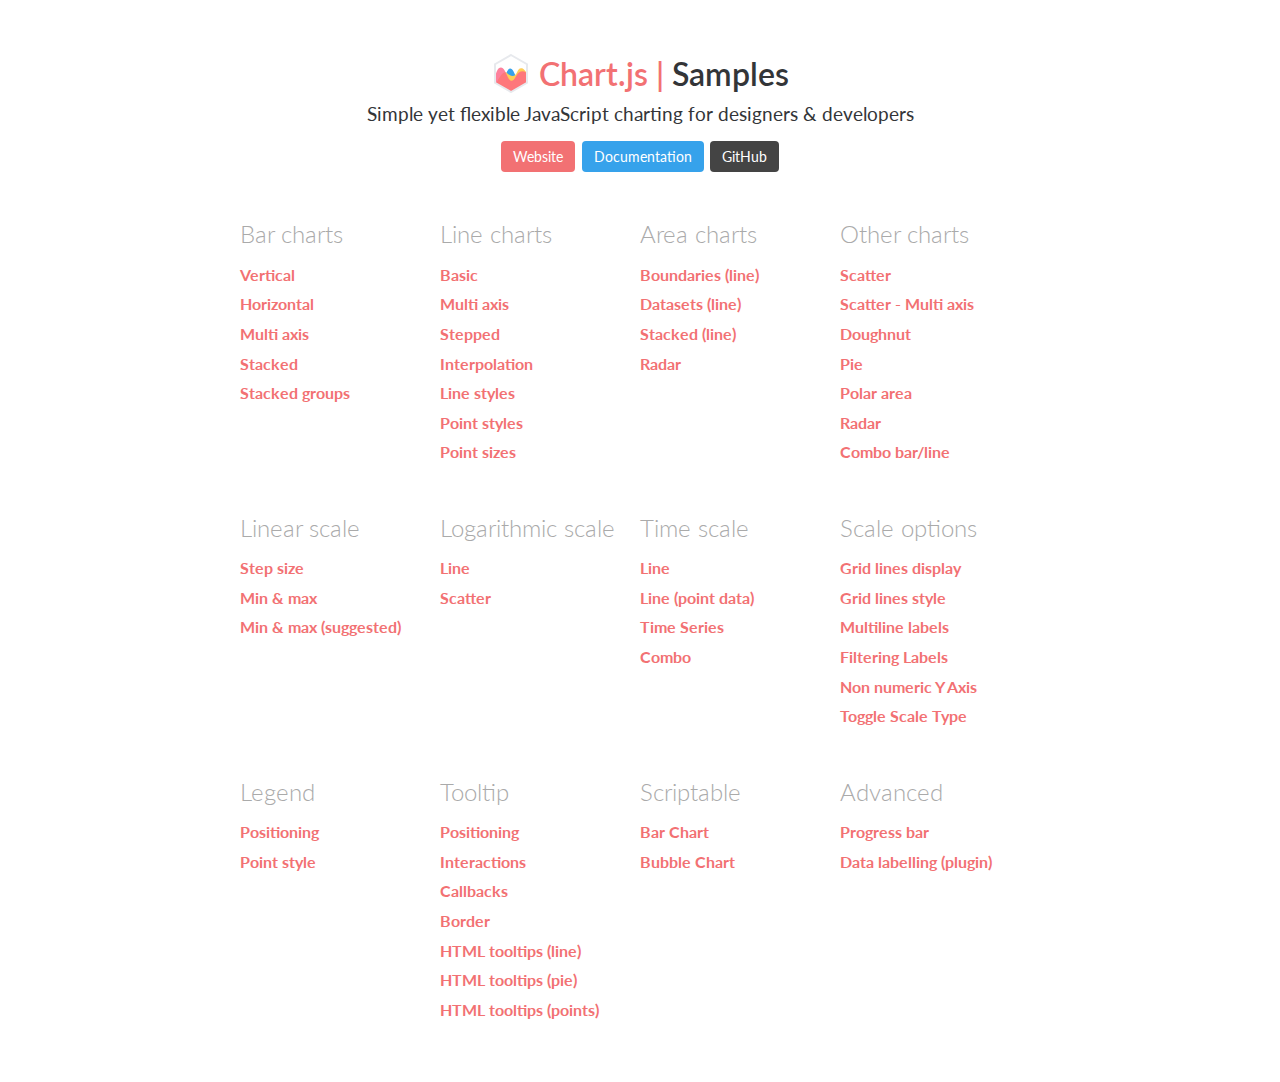
<file: assets/Chart.js-master/samples/index.html>
<!DOCTYPE html>
<html lang="en-US">
<head>
	<meta charset="utf-8">
	<meta http-equiv="X-UA-Compatible" content="IE=Edge">
	<meta name="viewport" content="width=device-width, initial-scale=1">
	<link rel="stylesheet" type="text/css" href="style.css">
	<link rel="icon" href="favicon.ico">
	<script src="samples.js"></script>
	<script src="utils.js"></script>
	<title>Chart.js samples</title>
</head>
<body>
	<div class="content">
		<div class="header">
			<div class="chartjs-title">Samples</div>
			<div class="chartjs-caption">Simple yet flexible JavaScript charting for designers &amp; developers</div>
			<div class="chartjs-links">
				<a class="btn btn-chartjs" href="http://www.chartjs.org">Website</a>
				<a class="btn btn-docs" href="http://www.chartjs.org/docs">Documentation</a>
				<a class="btn btn-gh" href="https://github.com/chartjs/Chart.js">GitHub</a>
			</div>
		</div>

		<div id="categories" class="samples-categories"></div>
	</div>

	<script>
		function createCategory(item) {
			var el = document.createElement('div');
			el.className = 'samples-category';
			el.innerHTML =
				'<div class="title">' + item.title + '</div>' +
				'<div class="items"></div>';
			return el;
		}

		function createEntry(item) {
			var el = document.createElement('div');
			el.className = 'samples-entry';
			el.innerHTML = '<a class="title" href="' + item.path + '">' + item.title + '</a>';
			return el;
		}

		var categories = document.getElementById('categories');
		Samples.items.forEach(function(item) {
			var category = createCategory(item);
			var children = category.getElementsByClassName('items')[0];

			(item.items || []).forEach(function(item2) {
				children.appendChild(createEntry(item2));
			});

			categories.appendChild(category);
		});
	</script>
</body>
</html>
</file>
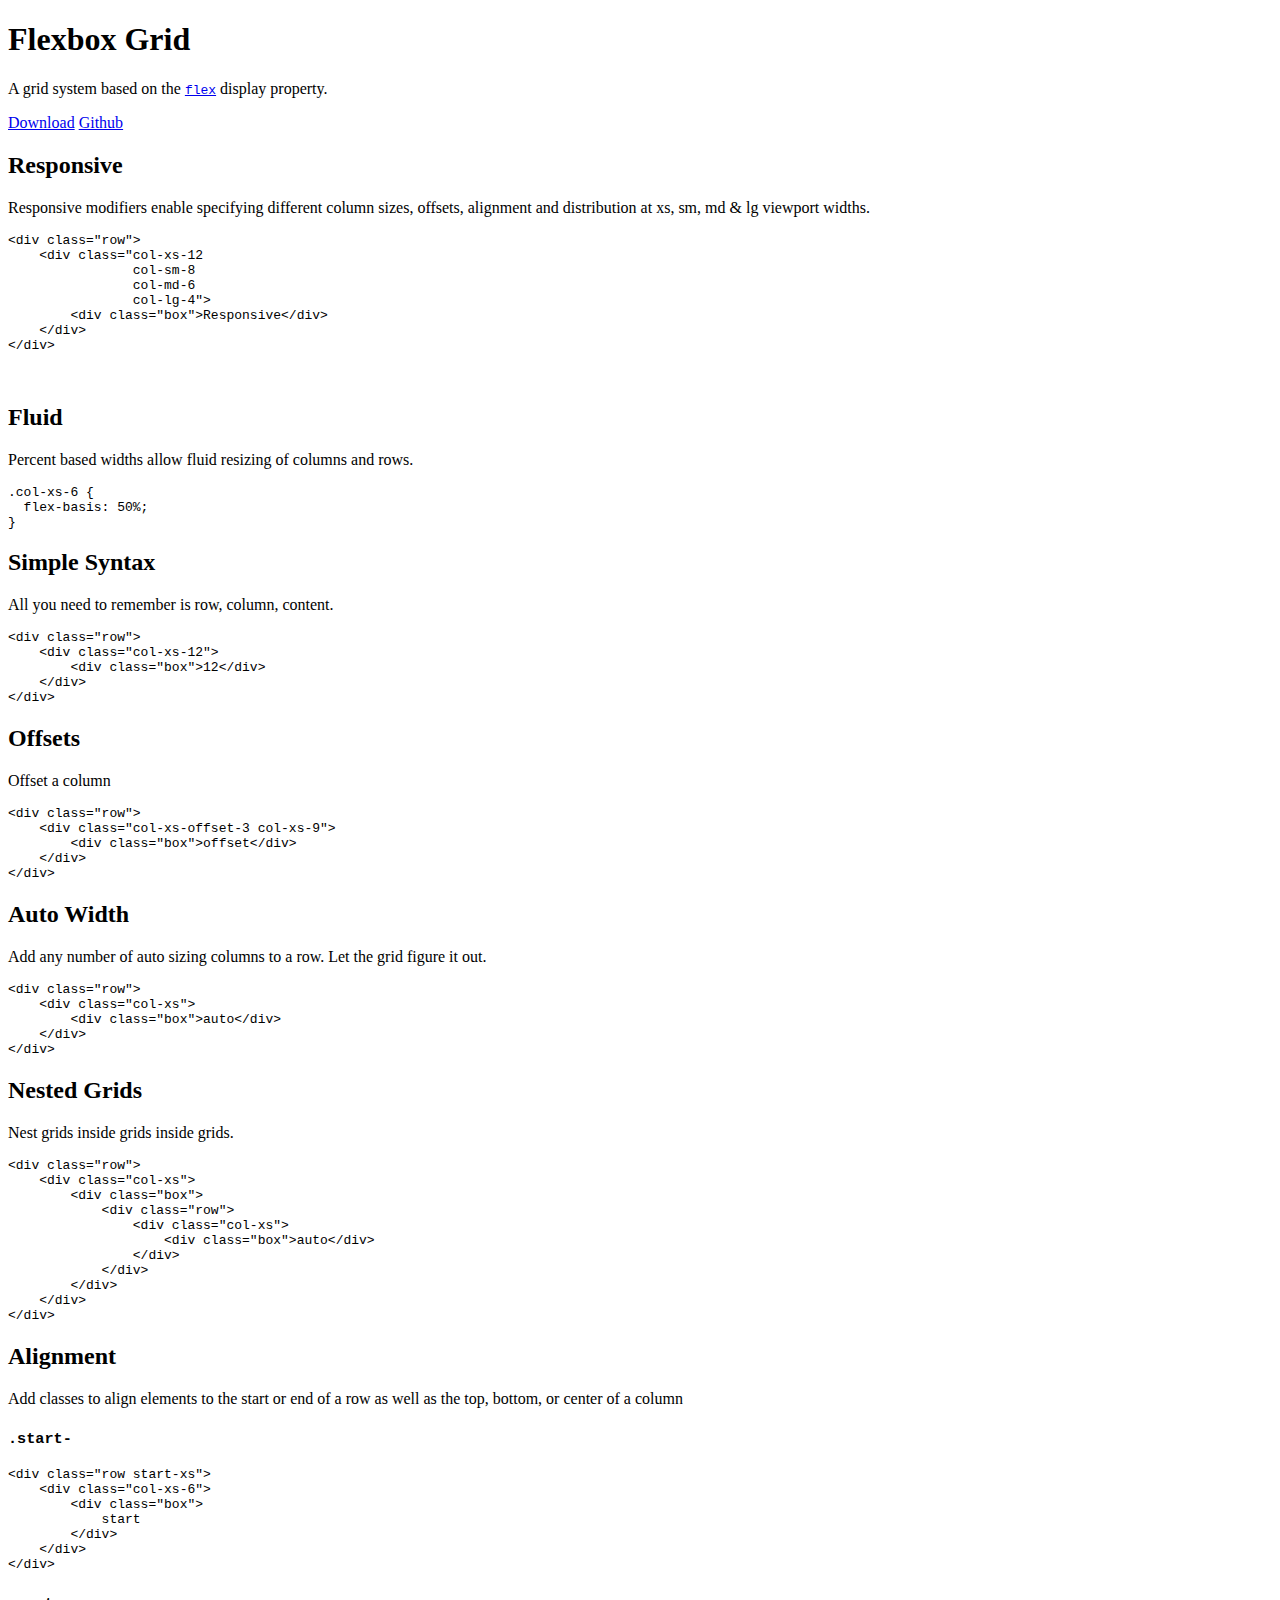
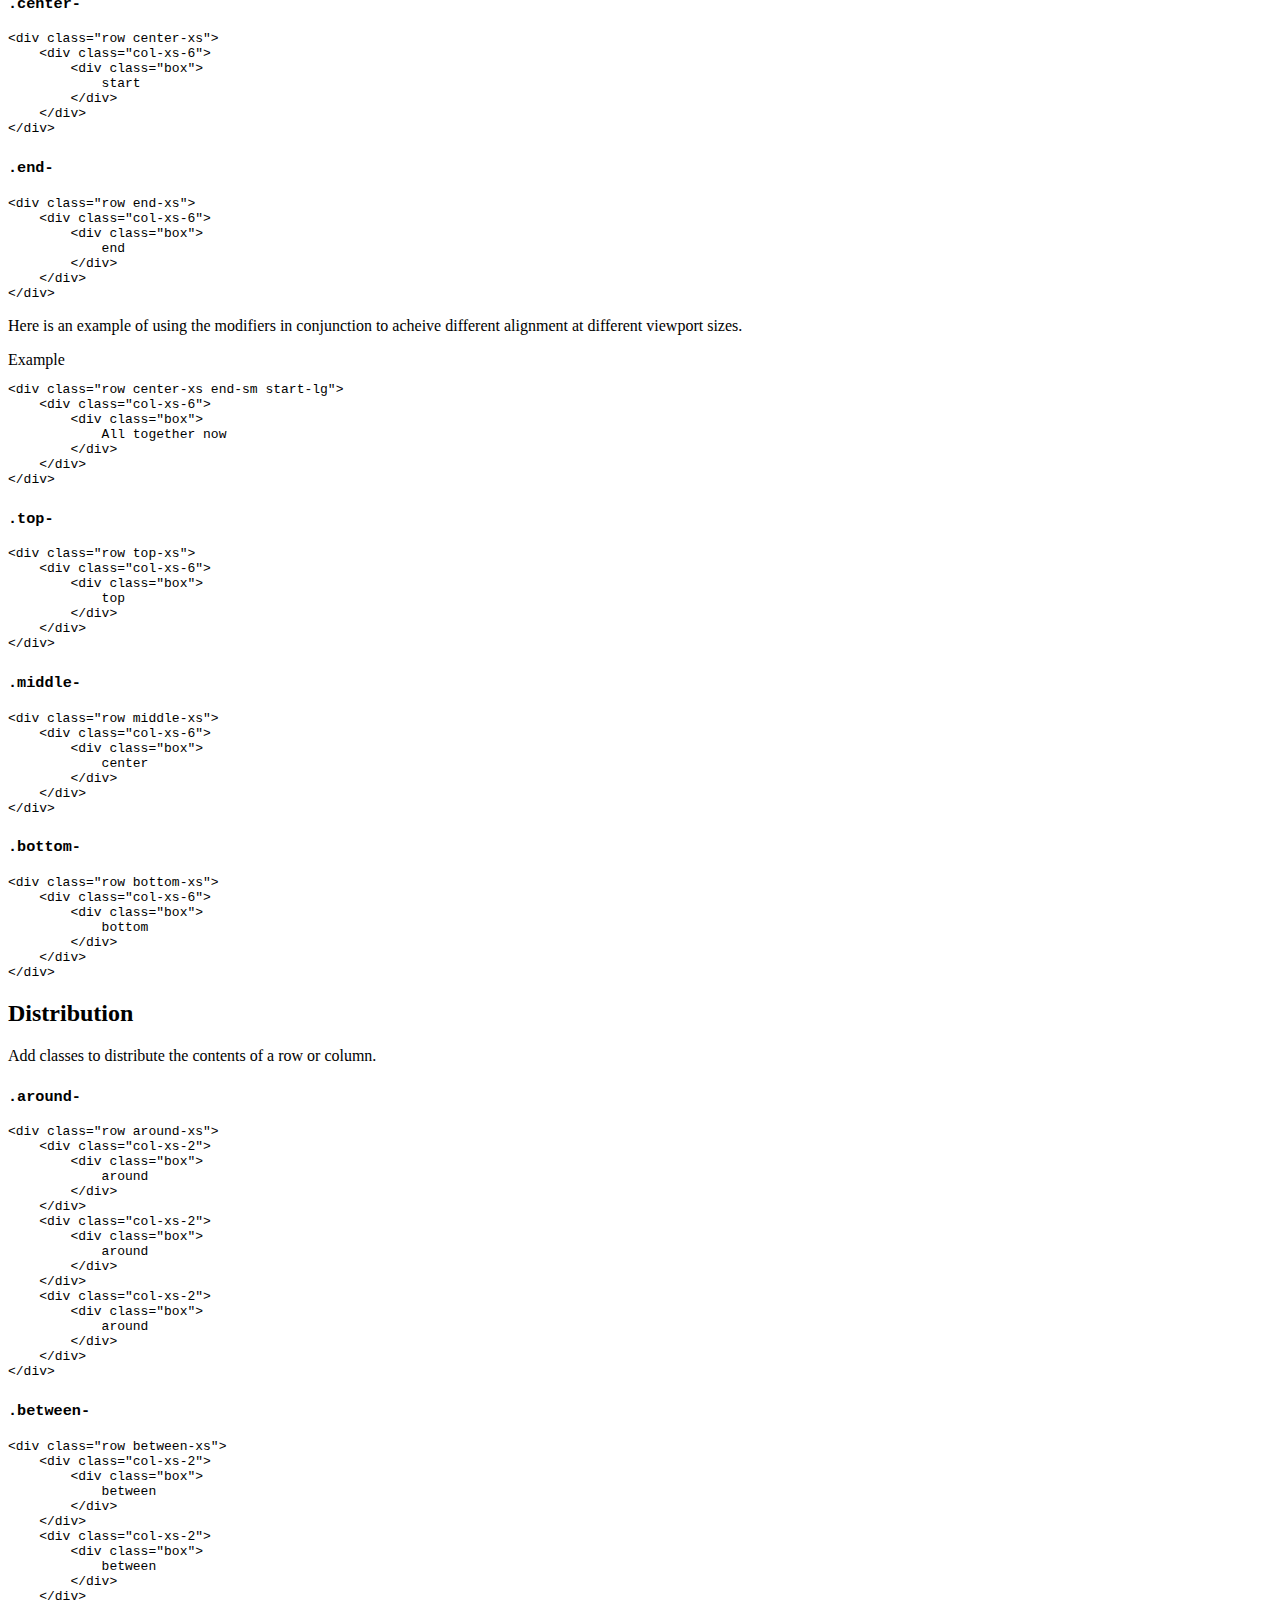
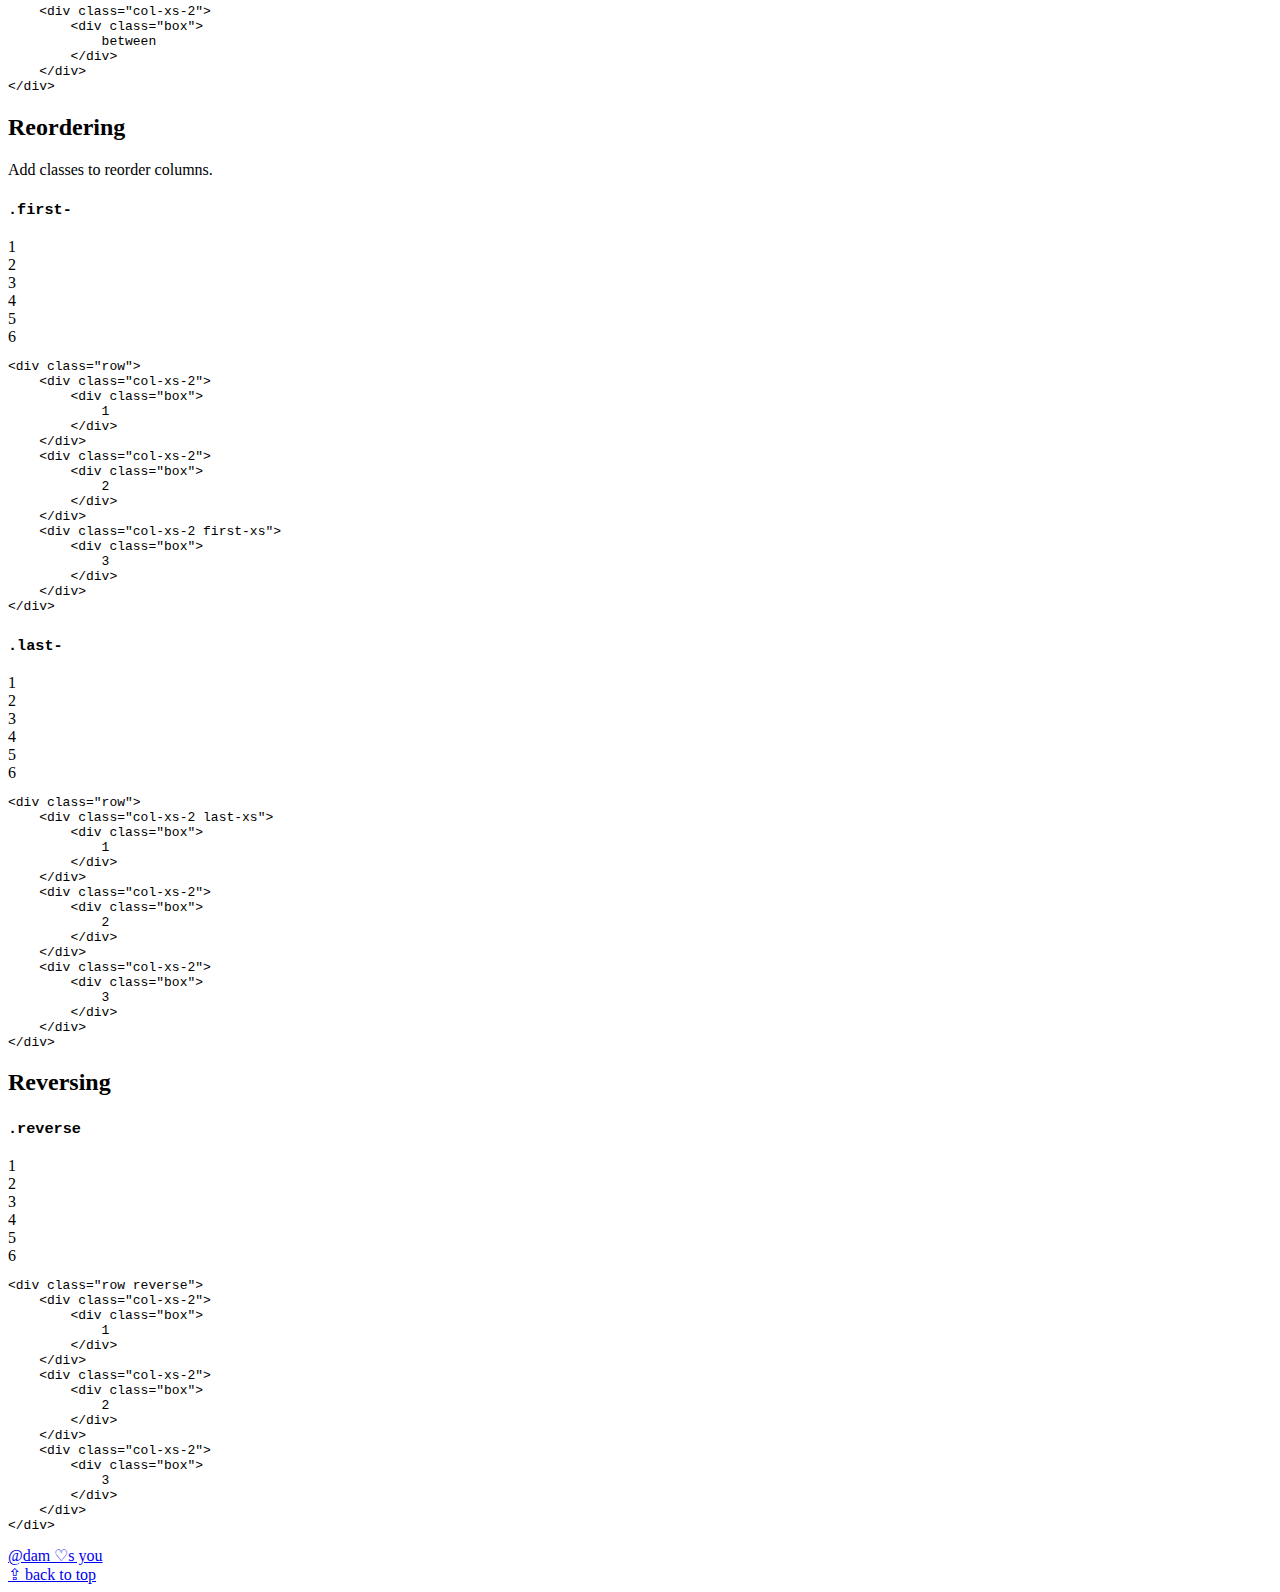
<file: assets/flexboxgrid/src/index.html>
<!DOCTYPE HTML>

<html>

    <head>
        <meta charset="utf-8" />
        <meta http-equiv="X-UA-Compatible" content="IE=edge">
        <title>Flexbox Grid</title>
        <meta name="viewport" content="width=device-width, initial-scale=1">

        <style>
            <!-- build:include:dist ../css/index.min.css -->
            <!-- /build -->
        </style>
        <script>
          function loadCSS( href, before, media, callback ){
            "use strict";
            var ss = window.document.createElement( "link" );
            var ref = before || window.document.getElementsByTagName( "script" )[ 0 ];
            var sheets = window.document.styleSheets;
            ss.rel = "stylesheet";
            ss.href = href;
            ss.media = "only x";
            ref.parentNode.insertBefore( ss, ref );
            ss.onloadcssdefined = function( cb ){
              var defined;
              for( var i = 0; i < sheets.length; i++ ){
                if( sheets[ i ].href && sheets[ i ].href.indexOf( href ) > -1 ){
                  defined = true;
                }
              }
              if( defined ){
                cb();
              } else {
                setTimeout(function() {
                  ss.onloadcssdefined( cb );
                });
              }
            };
            ss.onloadcssdefined(function() {
              ss.media = media || "all";
            });
            return ss;
          }
          loadCSS( "//kristoferjoseph.com/font/bold.css" );
        </script>
        <noscript><link href="//kristoferjoseph.com/font/bold.css" rel="stylesheet"></noscript>
    </head>

    <body class="layout">

        <div class="page js-page">
            <header class="hero">
                <div class="row center-xs">
                     <h1 class="hero-headline">Flexbox Grid</h1>
                </div>
                <div class="row center-xs">
                    <p class="hero-copy">A grid system based on the <a href="http://caniuse.com/#search=flexbox"><code class="inline-anchor">flex</code></a> display
                        property.</p>
                </div>
                <div class="row center-xs">
                  <a class="button invisible-xs visible-md" href="https://github.com/kristoferjoseph/flexboxgrid/archive/v6.3.1.zip">Download</a>
                  <a class="button" href="https://github.com/kristoferjoseph/flexboxgrid">Github</a>

                </div>
            </header>


            <div class="wrap container-fluid">
                <a name="responsive"></a>
                <section class="page-section">
                     <h2>Responsive</h2>

                    <p>Responsive modifiers enable specifying different column sizes, offsets, alignment and distribution at xs,
                        sm, md &amp; lg viewport widths.</p>
                    <div class="row">
                        <div class="col-xs-12 col-sm-3 col-md-2 col-lg-1">
                            <div class="box-row"></div>
                        </div>
                        <div class="col-xs-6 col-sm-6 col-md-8 col-lg-10">
                            <div class="box-row"></div>
                        </div>
                        <div class="col-xs-6 col-sm-3 col-md-2 col-lg-1">
                            <div class="box-row"></div>
                        </div>
                    </div>
                    <div class="row">
                        <div class="col-xs-12 col-sm-3 col-md-2 col-lg-1">
                            <div class="box-row"></div>
                        </div>
                        <div class="col-xs-12 col-sm-9 col-md-10 col-lg-11">
                            <div class="box-row"></div>
                        </div>
                    </div>
                    <div class="row">
                        <div class="col-xs-10 col-sm-6 col-md-8 col-lg-10">
                            <div class="box-row"></div>
                        </div>
                        <div class="col-xs-2 col-sm-6 col-md-4 col-lg-2">
                            <div class="box-row"></div>
                        </div>
                    </div>
<pre><code>&lt;div class="row">
    &lt;div class="col-xs-12
                col-sm-8
                col-md-6
                col-lg-4">
        &lt;div class="box">Responsive&lt;/div>
    &lt;/div>
&lt;/div></code></pre>
                </section>

                <a name="fluid"></a>
                <section class="page-section">
                     <br>
                     <h2>Fluid</h2>

                    <p>Percent based widths allow fluid resizing of columns and rows.</p>
                    <div class="row">
                        <div class="col-xs-12">
                            <div class="box-row"></div>
                        </div>
                    </div>
                    <div class="row">
                        <div class="col-xs-1">
                            <div class="box-row"></div>
                        </div>
                        <div class="col-xs-11">
                            <div class="box-row"></div>
                        </div>
                    </div>
                    <div class="row">
                        <div class="col-xs-2">
                            <div class="box-row"></div>
                        </div>
                        <div class="col-xs-10">
                            <div class="box-row"></div>
                        </div>
                    </div>
                    <div class="row">
                        <div class="col-xs-3">
                            <div class="box-row"></div>
                        </div>
                        <div class="col-xs-9">
                            <div class="box-row"></div>
                        </div>
                    </div>
                    <div class="row">
                        <div class="col-xs-4">
                            <div class="box-row"></div>
                        </div>
                        <div class="col-xs-8">
                            <div class="box-row"></div>
                        </div>
                    </div>
                    <div class="row">
                        <div class="col-xs-5">
                            <div class="box-row"></div>
                        </div>
                        <div class="col-xs-7">
                            <div class="box-row"></div>
                        </div>
                    </div>
                    <div class="row">
                        <div class="col-xs-6">
                            <div class="box-row"></div>
                        </div>
                        <div class="col-xs-6">
                            <div class="box-row"></div>
                        </div>
                    </div>
<pre><code>.col-xs-6 {
  flex-basis: 50%;
}</code></pre>

                </section>

                <a name="syntax"></a>
                <section class="page-section">
                     <h2>Simple Syntax</h2>

                    <p>All you need to remember is row, column, content.</p>
<pre><code>&lt;div class="row">
    &lt;div class="col-xs-12">
        &lt;div class="box">12&lt;/div>
    &lt;/div>
&lt;/div></code></pre>

                </section>

                <a name="offsets"></a>
                <section class="page-section">
                     <h2>Offsets</h2>

                    <p>Offset a column</p>
                    <div class="row">
                        <div class="col-xs-offset-11 col-xs-1">
                            <div class="box-row"></div>
                        </div>
                    </div>
                    <div class="row">
                        <div class="col-xs-offset-10 col-xs-2">
                            <div class="box-row"></div>
                        </div>
                    </div>
                    <div class="row">
                        <div class="col-xs-offset-9 col-xs-3">
                            <div class="box-row"></div>
                        </div>
                    </div>
                    <div class="row">
                        <div class="col-xs-offset-8 col-xs-4">
                            <div class="box-row"></div>
                        </div>
                    </div>
                    <div class="row">
                        <div class="col-xs-offset-7 col-xs-5">
                            <div class="box-row"></div>
                        </div>
                    </div>
                    <div class="row">
                        <div class="col-xs-offset-6 col-xs-6">
                            <div class="box-row"></div>
                        </div>
                    </div>
                    <div class="row">
                        <div class="col-xs-offset-5 col-xs-7">
                            <div class="box-row"></div>
                        </div>
                    </div>
                    <div class="row">
                        <div class="col-xs-offset-4 col-xs-8">
                            <div class="box-row"></div>
                        </div>
                    </div>
                    <div class="row">
                        <div class="col-xs-offset-3 col-xs-9">
                            <div class="box-row"></div>
                        </div>
                    </div>
                    <div class="row">
                        <div class="col-xs-offset-2 col-xs-10">
                            <div class="box-row"></div>
                        </div>
                    </div>
                    <div class="row">
                        <div class="col-xs-offset-1 col-xs-11">
                            <div class="box-row"></div>
                        </div>
                    </div>
<pre><code>&lt;div class="row">
    &lt;div class="col-xs-offset-3 col-xs-9">
        &lt;div class="box">offset&lt;/div>
    &lt;/div>
&lt;/div></code></pre>

                </section>

                <a name="auto"></a>
                <section class="page-section">
                     <h2>Auto Width</h2>

                    <p>Add any number of auto sizing columns to a row. Let the grid figure it out.</p>
                    <div
                    class="row">
                        <div class="col-xs">
                            <div class="box-row"></div>
                        </div>
                        <div class="col-xs">
                            <div class="box-row"></div>
                        </div>
            </div>
            <div class="row">
                <div class="col-xs">
                    <div class="box-row"></div>
                </div>
                <div class="col-xs">
                    <div class="box-row"></div>
                </div>
                <div class="col-xs">
                    <div class="box-row"></div>
                </div>
            </div>
<pre><code>&lt;div class="row">
    &lt;div class="col-xs">
        &lt;div class="box">auto&lt;/div>
    &lt;/div>
&lt;/div></code></pre>

            </section>

            <a name="nested"></a>
            <section class="page-section">
                 <h2>Nested Grids</h2>

                <p>Nest grids inside grids inside grids.</p>
                <div class="row">
                    <div class="col-xs-7">
                        <div class="box box-container">
                            <div class="row">
                                <div class="col-xs-9">
                                    <div class="box-first box-container">
                                        <div class="row">
                                            <div class="col-xs-4">
                                                <div class="box-nested"></div>
                                            </div>
                                            <div class="col-xs-8">
                                                <div class="box-nested"></div>
                                            </div>
                                        </div>
                                    </div>
                                </div>
                                <div class="col-xs-3">
                                    <div class="box-first box-container">
                                        <div class="row">
                                            <div class="col-xs">
                                                <div class="box-nested"></div>
                                            </div>
                                        </div>
                                    </div>
                                </div>
                            </div>
                        </div>
                    </div>
                    <div class="col-xs-5">
                        <div class="box box-container">
                            <div class="row">
                                <div class="col-xs-12">
                                    <div class="box-first box-container">
                                        <div class="row">
                                            <div class="col-xs-6">
                                                <div class="box-nested"></div>
                                            </div>
                                            <div class="col-xs-6">
                                                <div class="box-nested"></div>
                                            </div>
                                        </div>
                                    </div>
                                </div>
                            </div>
                        </div>
                    </div>
                </div>
<pre><code>&lt;div class="row">
    &lt;div class="col-xs">
        &lt;div class="box">
            &lt;div class="row">
                &lt;div class="col-xs">
                    &lt;div class="box">auto&lt;/div>
                &lt;/div>
            &lt;/div>
        &lt;/div>
    &lt;/div>
&lt;/div></code></pre>

            </section>

            <a name="alignment"></a>
            <section class="page-section">
                 <h2>Alignment</h2>

                <p>Add classes to align elements to the start or end of a row as well as the top,
                    bottom, or center of a column</p>
                    <h3><code>.start-</code></h3>

                <div class="row">
                    <div class="col-xs-12">
                        <div class="box box-container">
                            <div class="row start-xs">
                                <div class="col-xs-6">
                                    <div class="box-nested"></div>
                                </div>
                            </div>
                        </div>
                    </div>
                </div>
<pre><code>&lt;div class="row start-xs">
    &lt;div class="col-xs-6">
        &lt;div class="box">
            start
        &lt;/div>
    &lt;/div>
&lt;/div>
</code></pre>


                <h3><code>.center-</code></h3>

                <div class="row">
                    <div class="col-xs-12">
                        <div class="box box-container">
                            <div class="row center-xs">
                                <div class="col-xs-6">
                                    <div class="box-nested"></div>
                                </div>
                            </div>
                        </div>
                    </div>
                </div>
<pre><code>&lt;div class="row center-xs">
    &lt;div class="col-xs-6">
        &lt;div class="box">
            start
        &lt;/div>
    &lt;/div>
&lt;/div>
</code></pre>

                <h3><code>.end-</code></h3>

                <div class="row">
                    <div class="col-xs-12">
                        <div class="box box-container">
                            <div class="row end-xs">
                                <div class="col-xs-6">
                                    <div class="box-nested"></div>
                                </div>
                            </div>
                        </div>
                    </div>
                </div>
<pre><code>&lt;div class="row end-xs">
    &lt;div class="col-xs-6">
        &lt;div class="box">
            end
        &lt;/div>
    &lt;/div>
&lt;/div>
</code></pre>

                <p>Here is an example of using the modifiers in conjunction to acheive different alignment at different viewport sizes. </p>
                <div class="row">
                    <div class="col-xs-12">
                        <div class="box box-container">
                            <div class="row center-xs end-sm start-lg">
                                <div class="col-xs-6">
                                    <div class="box-nested"></div>
                                </div>
                            </div>
                        </div>
                    </div>
                </div>Example
<pre><code>&lt;div class="row center-xs end-sm start-lg">
    &lt;div class="col-xs-6">
        &lt;div class="box">
            All together now
        &lt;/div>
    &lt;/div>
&lt;/div>
</code></pre>

                <h3><code>.top-</code></h3>

                <div class="row top-xs">
                    <div class="col-xs-6">
                        <div class="box-large"></div>
                    </div>
                    <div class="col-xs-6">
                        <div class="box"></div>
                    </div>
                </div>
<pre><code>&lt;div class="row top-xs">
    &lt;div class="col-xs-6">
        &lt;div class="box">
            top
        &lt;/div>
    &lt;/div>
&lt;/div>
</code></pre>

                <h3><code>.middle-</code></h3>

                <div class="row middle-xs">
                    <div class="col-xs-6">
                        <div class="box-large"></div>
                    </div>
                    <div class="col-xs-6">
                        <div class="box"></div>
                    </div>
                </div>
<pre><code>&lt;div class="row middle-xs">
    &lt;div class="col-xs-6">
        &lt;div class="box">
            center
        &lt;/div>
    &lt;/div>
&lt;/div>
</code></pre>

                <h3><code>.bottom-</code></h3>

                <div class="row bottom-xs">
                    <div class="col-xs-6">
                        <div class="box-large"></div>
                    </div>
                    <div class="col-xs-6">
                        <div class="box"></div>
                    </div>
                </div>
<pre><code>&lt;div class="row bottom-xs">
    &lt;div class="col-xs-6">
        &lt;div class="box">
            bottom
        &lt;/div>
    &lt;/div>
&lt;/div>
</code></pre>

            </section>

            <a name="distribution"></a>
            <section class="page-section">
                 <h2>Distribution</h2>

                <p>Add classes to distribute the contents of a row or column.</p>
                <h3><code>.around-</code></h3>

                <div class="row">
                    <div class="col-xs-12">
                        <div class="box box-container">
                            <div class="row around-xs">
                                <div class="col-xs-2">
                                    <div class="box-nested"></div>
                                </div>
                                <div class="col-xs-2">
                                    <div class="box-nested"></div>
                                </div>
                                <div class="col-xs-2">
                                    <div class="box-nested"></div>
                                </div>
                            </div>
                        </div>
                    </div>
                </div>
<pre><code>&lt;div class="row around-xs">
    &lt;div class="col-xs-2">
        &lt;div class="box">
            around
        &lt;/div>
    &lt;/div>
    &lt;div class="col-xs-2">
        &lt;div class="box">
            around
        &lt;/div>
    &lt;/div>
    &lt;div class="col-xs-2">
        &lt;div class="box">
            around
        &lt;/div>
    &lt;/div>
&lt;/div>
</code></pre>

                <h3><code>.between-</code></h3>

                <div class="row">
                    <div class="col-xs-12">
                        <div class="box box-container">
                            <div class="row between-xs">
                                <div class="col-xs-2">
                                    <div class="box-nested"></div>
                                </div>
                                <div class="col-xs-2">
                                    <div class="box-nested"></div>
                                </div>
                                <div class="col-xs-2">
                                    <div class="box-nested"></div>
                                </div>
                            </div>
                        </div>
                    </div>
                </div>
<pre><code>&lt;div class="row between-xs">
    &lt;div class="col-xs-2">
        &lt;div class="box">
            between
        &lt;/div>
    &lt;/div>
    &lt;div class="col-xs-2">
        &lt;div class="box">
            between
        &lt;/div>
    &lt;/div>
    &lt;div class="col-xs-2">
        &lt;div class="box">
            between
        &lt;/div>
    &lt;/div>
&lt;/div>
</code></pre>

            </section>

            <a name="reordering"></a>
            <section class="page-section">
                 <h2>Reordering</h2>

                <p>Add classes to reorder columns.</p>
                <h3><code>.first-</code></h3>

                <div class="row">
                    <div class="col-xs-12">
                        <div class="box box-container">
                            <div class="row">
                                <div class="col-xs-2">
                                    <div class="box-first">1</div>
                                </div>
                                <div class="col-xs-2">
                                    <div class="box-first">2</div>
                                </div>
                                <div class="col-xs-2">
                                    <div class="box-first">3</div>
                                </div>
                                <div class="col-xs-2">
                                    <div class="box-first">4</div>
                                </div>
                                <div class="col-xs-2">
                                    <div class="box-first">5</div>
                                </div>
                                <div class="col-xs-2 first-xs">
                                    <div class="box-nested">6</div>
                                </div>
                            </div>
                        </div>
                    </div>
                </div>
<pre><code>&lt;div class="row">
    &lt;div class="col-xs-2">
        &lt;div class="box">
            1
        &lt;/div>
    &lt;/div>
    &lt;div class="col-xs-2">
        &lt;div class="box">
            2
        &lt;/div>
    &lt;/div>
    &lt;div class="col-xs-2 first-xs">
        &lt;div class="box">
            3
        &lt;/div>
    &lt;/div>
&lt;/div>
</code></pre>

                <h3><code>.last-</code></h3>

                <div class="row">
                    <div class="col-xs-12">
                        <div class="box box-container">
                            <div class="row">
                                <div class="col-xs-2 last-xs">
                                    <div class="box-nested">1</div>
                                </div>
                                <div class="col-xs-2">
                                    <div class="box-first">2</div>
                                </div>
                                <div class="col-xs-2">
                                    <div class="box-first">3</div>
                                </div>
                                <div class="col-xs-2">
                                    <div class="box-first">4</div>
                                </div>
                                <div class="col-xs-2">
                                    <div class="box-first">5</div>
                                </div>
                                <div class="col-xs-2">
                                    <div class="box-first">6</div>
                                </div>
                            </div>
                        </div>
                    </div>
                </div>
<pre><code>&lt;div class="row">
    &lt;div class="col-xs-2 last-xs">
        &lt;div class="box">
            1
        &lt;/div>
    &lt;/div>
    &lt;div class="col-xs-2">
        &lt;div class="box">
            2
        &lt;/div>
    &lt;/div>
    &lt;div class="col-xs-2">
        &lt;div class="box">
            3
        &lt;/div>
    &lt;/div>
&lt;/div>
</code></pre>

            </section>

            <a name="reversing"></a>
            <section class="page-section">
                 <h2>Reversing</h2>

                 <h3><code>.reverse</code></h3>

                <div class="row">
                    <div class="col-xs-12">
                        <div class="box box-container">
                            <div class="row reverse">
                                <div class="col-xs-2">
                                    <div class="box-nested">1</div>
                                </div>
                                <div class="col-xs-2">
                                    <div class="box-nested">2</div>
                                </div>
                                <div class="col-xs-2">
                                    <div class="box-nested">3</div>
                                </div>
                                <div class="col-xs-2">
                                    <div class="box-nested">4</div>
                                </div>
                                <div class="col-xs-2">
                                    <div class="box-nested">5</div>
                                </div>
                                <div class="col-xs-2">
                                    <div class="box-nested">6</div>
                                </div>
                            </div>
                        </div>
                    </div>
                </div>
<pre><code>&lt;div class="row reverse">
    &lt;div class="col-xs-2">
        &lt;div class="box">
            1
        &lt;/div>
    &lt;/div>
    &lt;div class="col-xs-2">
        &lt;div class="box">
            2
        &lt;/div>
    &lt;/div>
    &lt;div class="col-xs-2">
        &lt;div class="box">
            3
        &lt;/div>
    &lt;/div>
&lt;/div>
</code></pre>

            </section>
            <footer class="page-footer">
                <div class="row">
                    <div class="col-xs start"> <a class="tag" href="http://twitter.com/dam">
                            @dam ♡s you
                    </a>

                    </div>
                    <div class="col-xs end"> <a class="link-top" href="#top">⇪ back to top</a>

                    </div>
                </div>
            </footer>
        </div>
        </div>
        <script>
          (function() {
            document.addEventListener('DOMContentLoaded', function(e) {
              var code = document.createElement('script');
              code.src = 'js/index.js';
              var script = document.getElementsByTagName('script')[0];
              script.parentNode.insertBefore(code, script);
            });
          }());
        </script>
    </body>

</html>
</file>
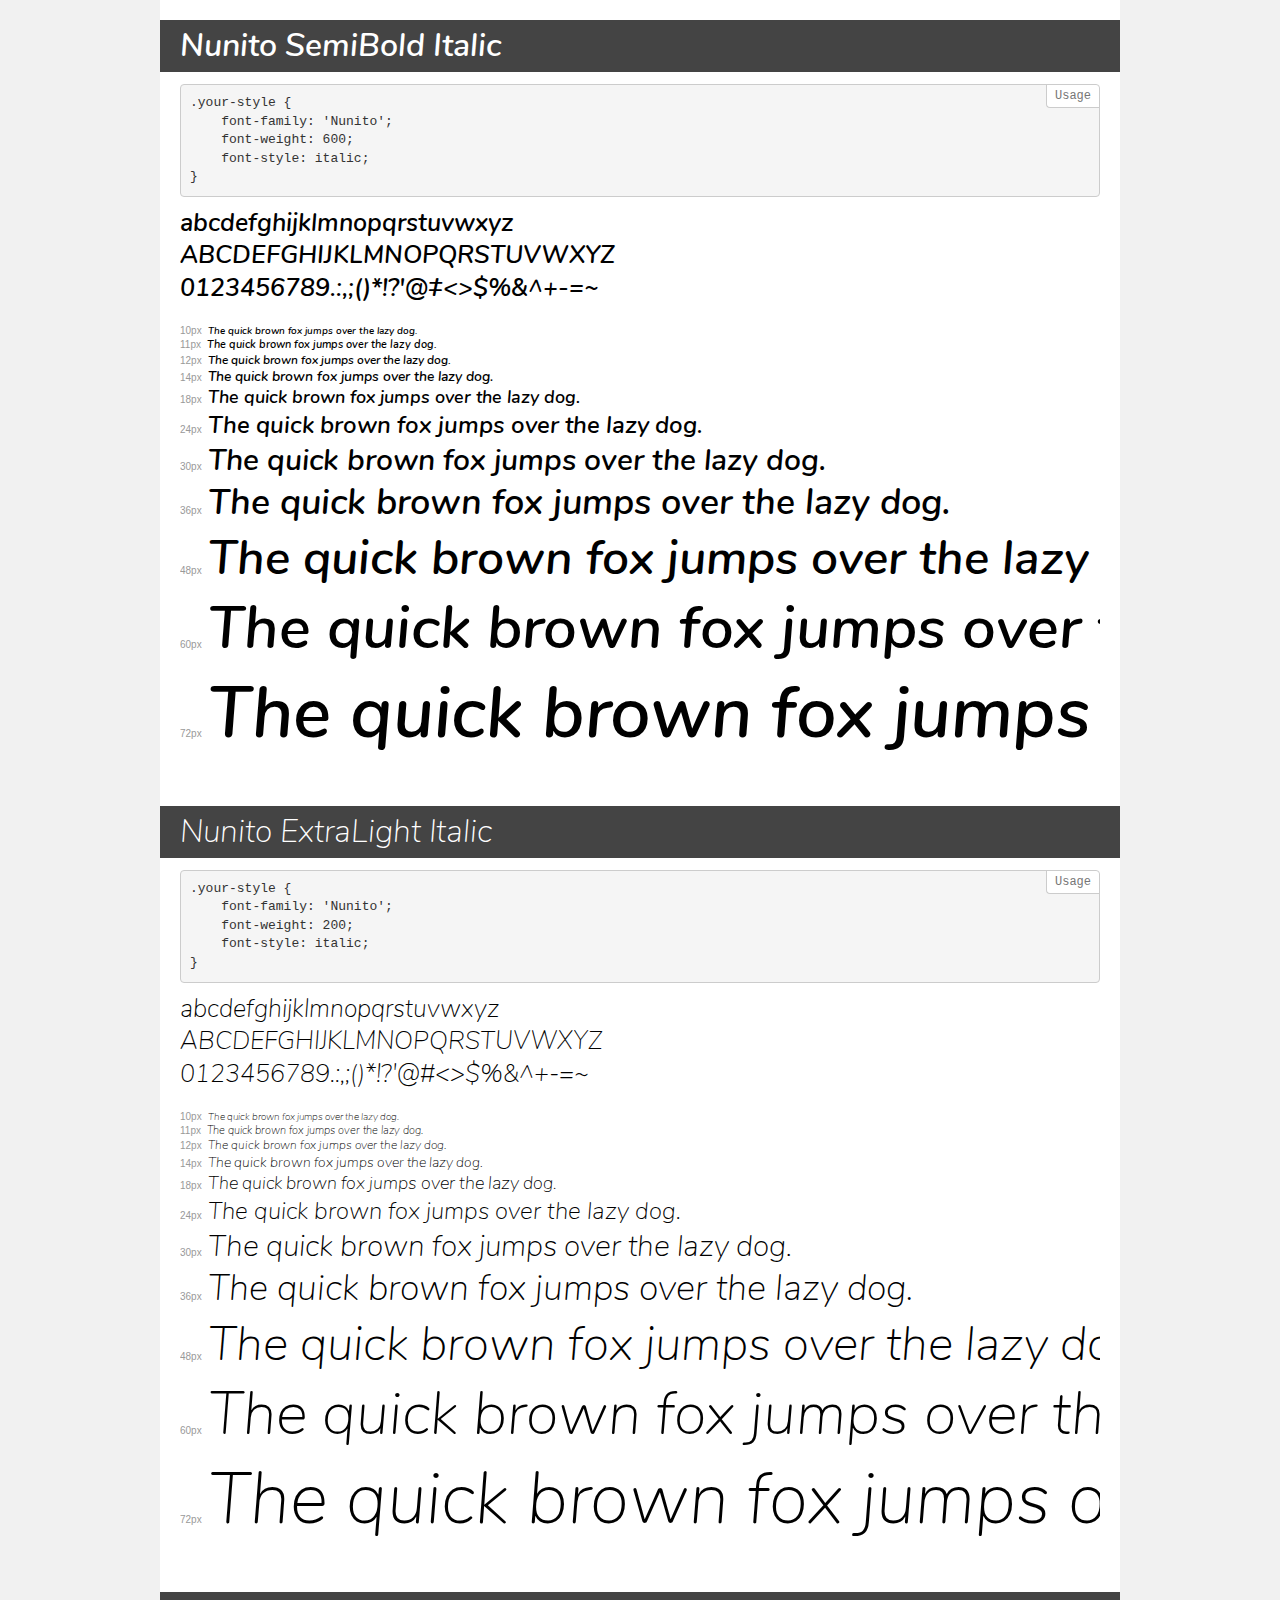
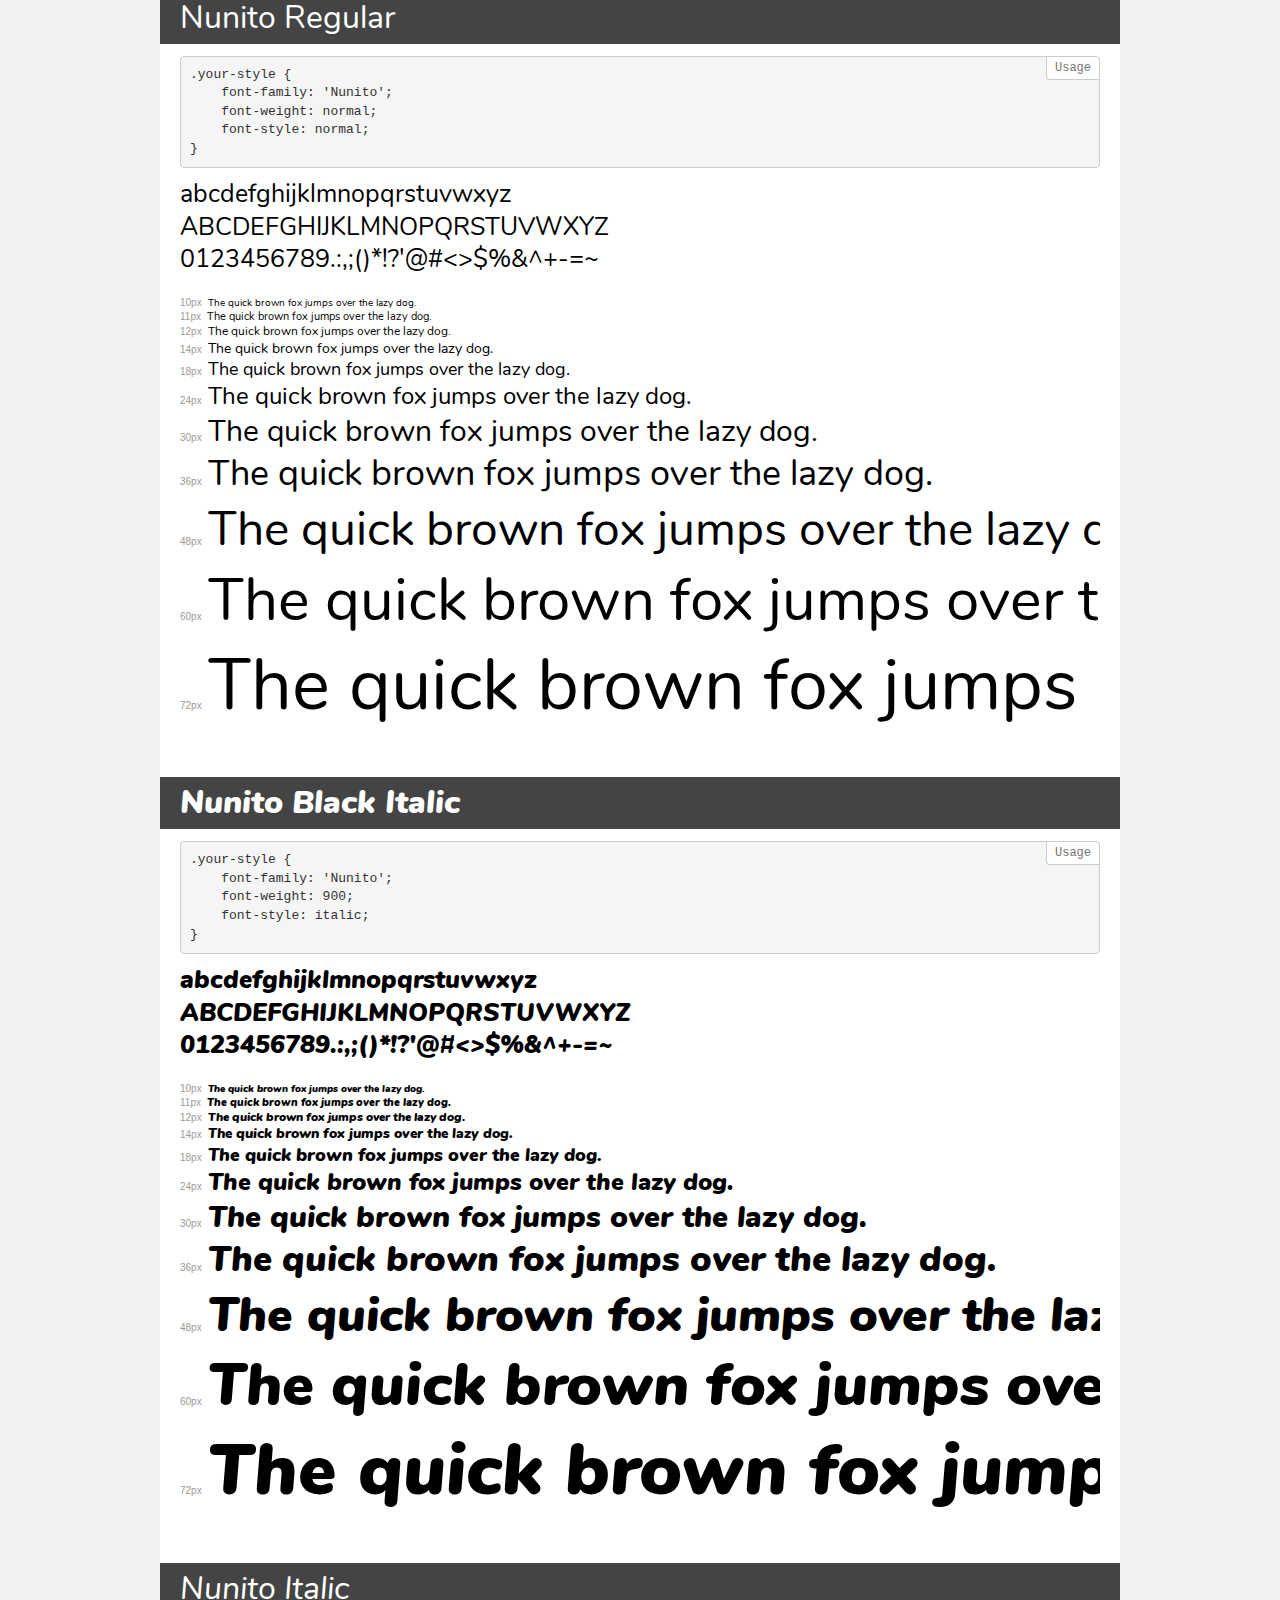
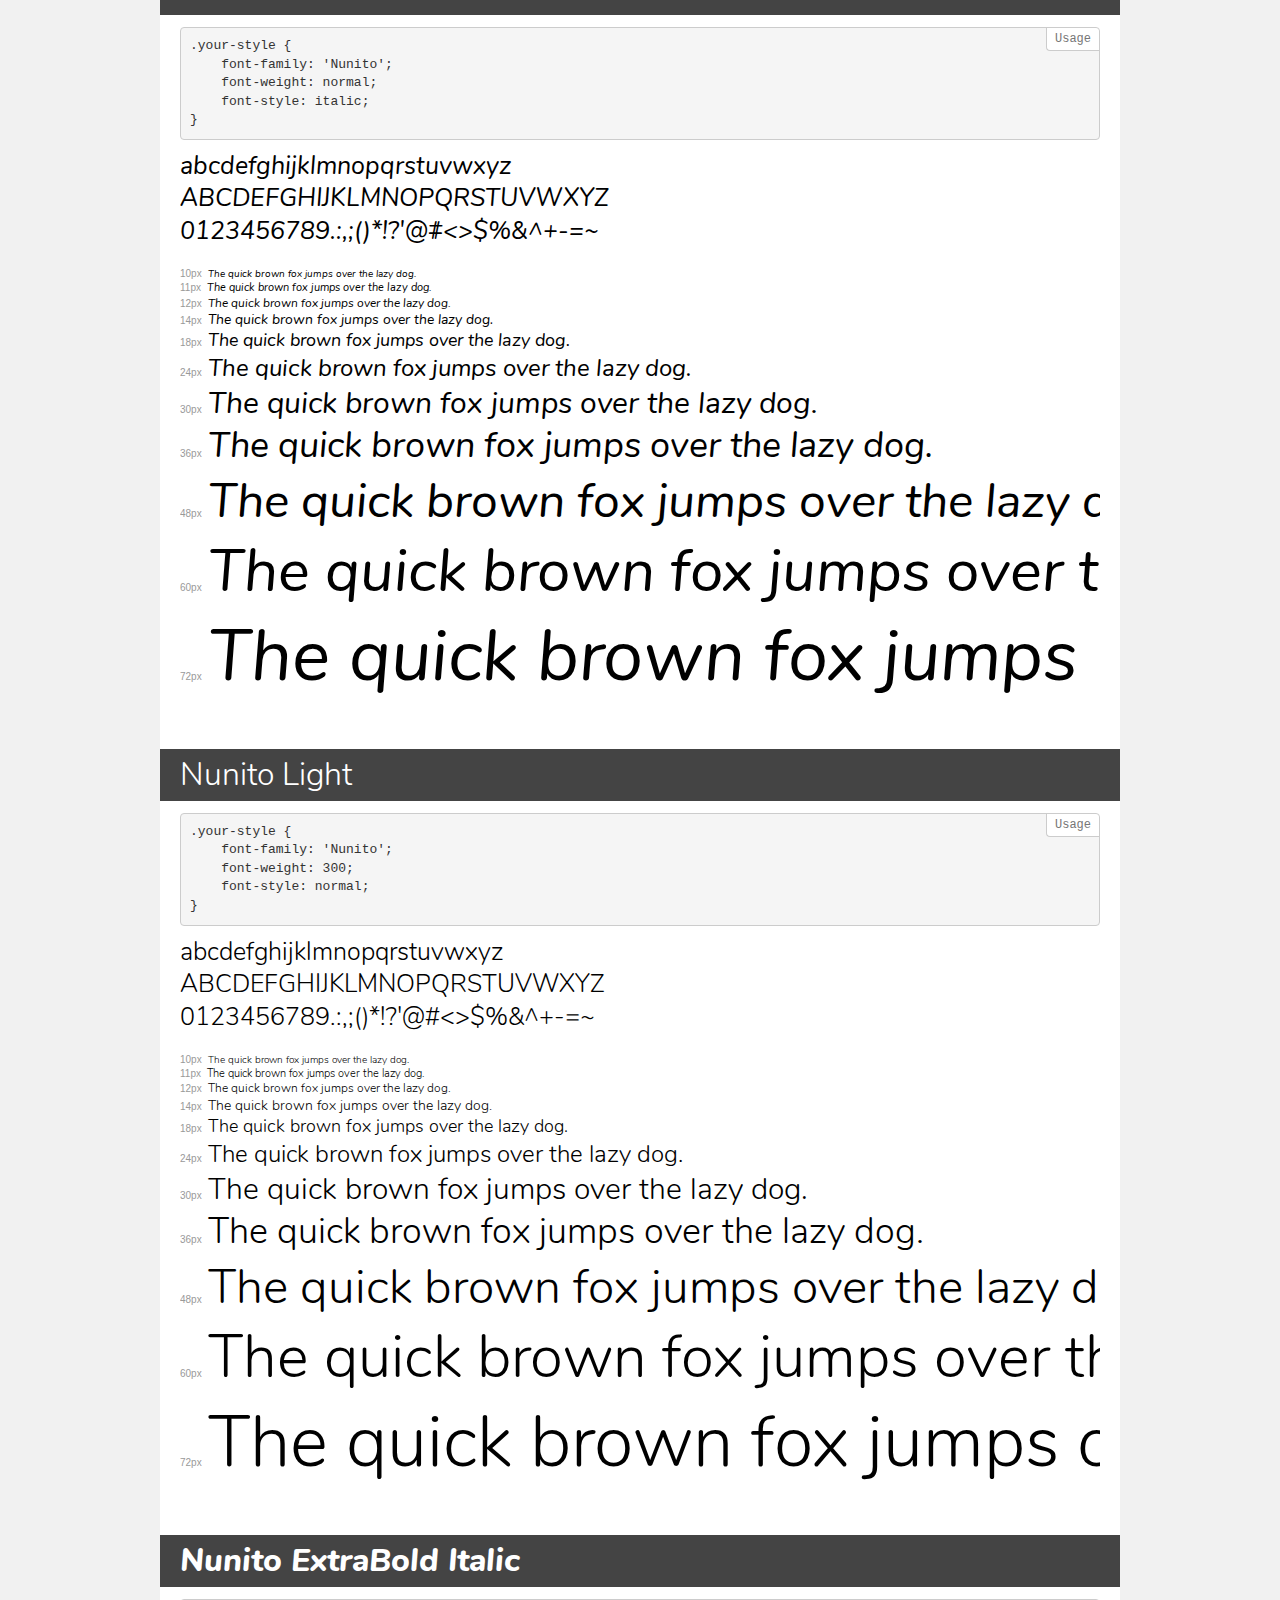
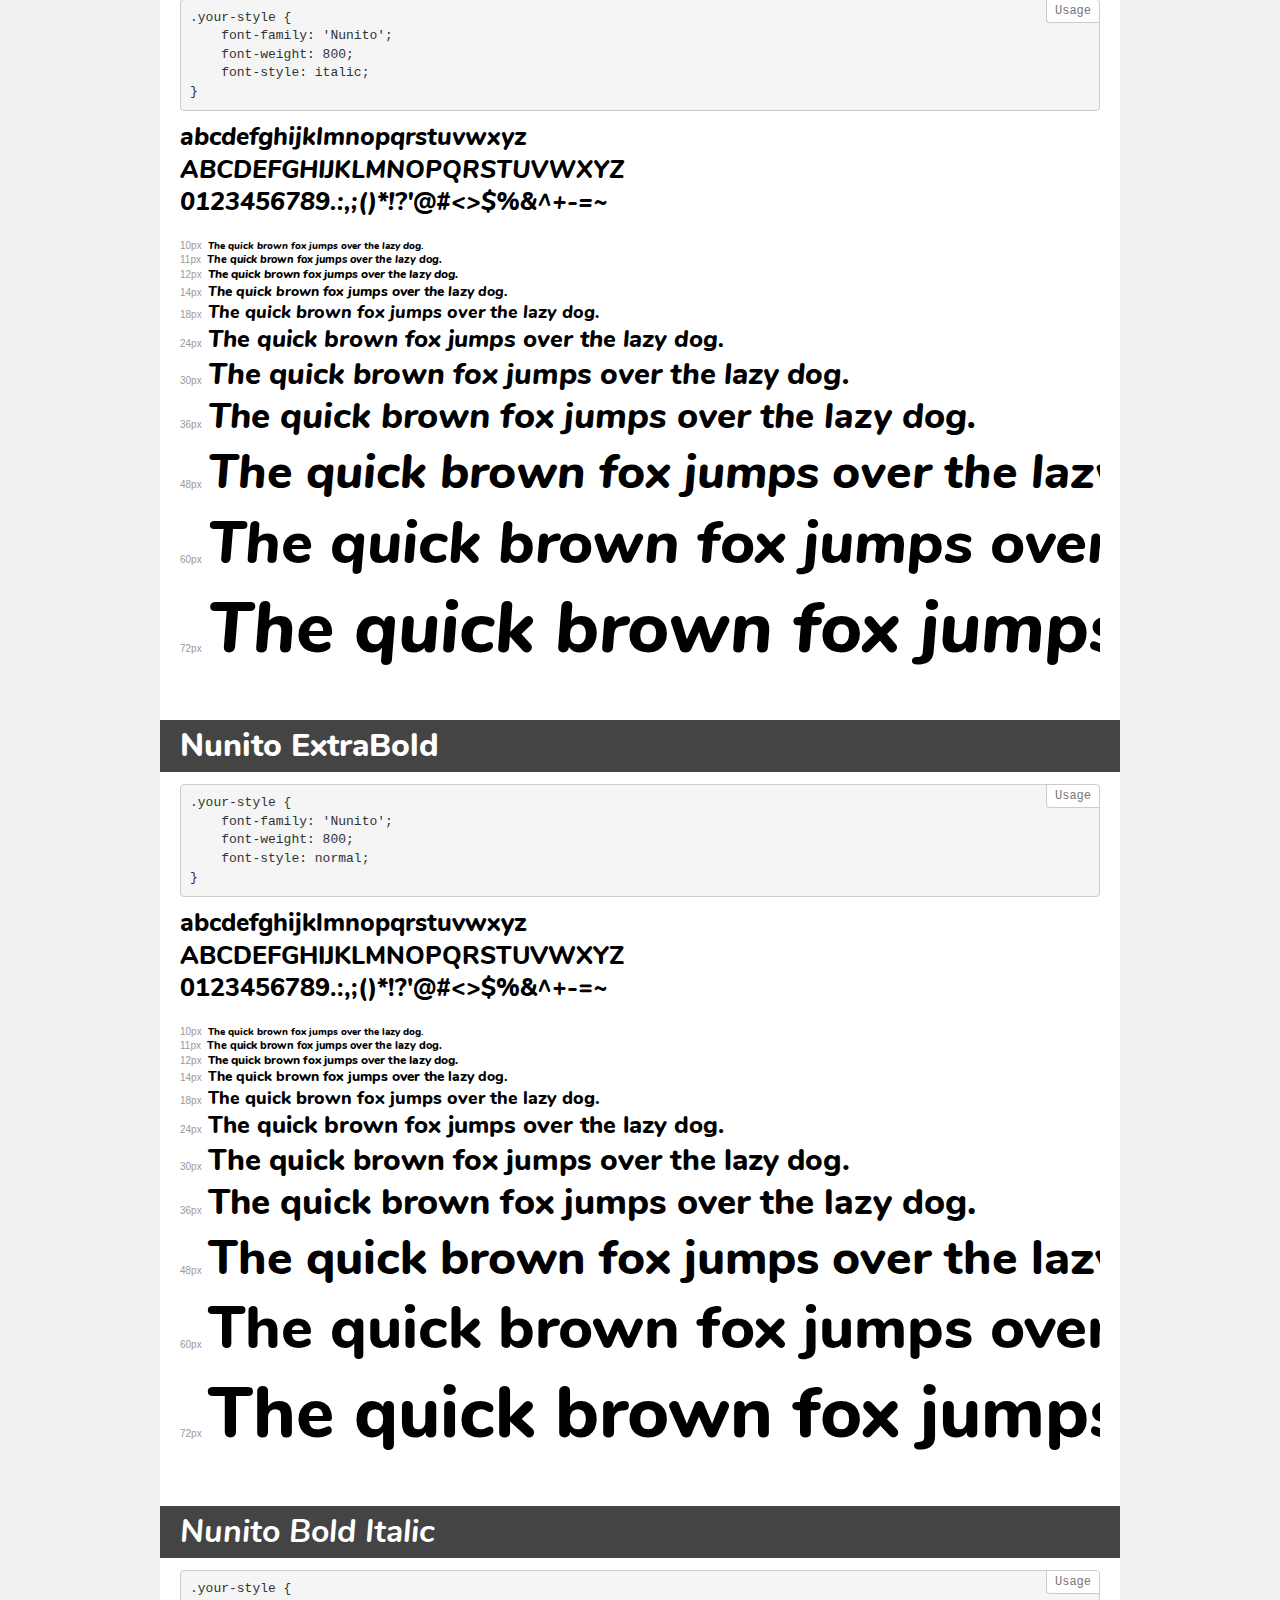
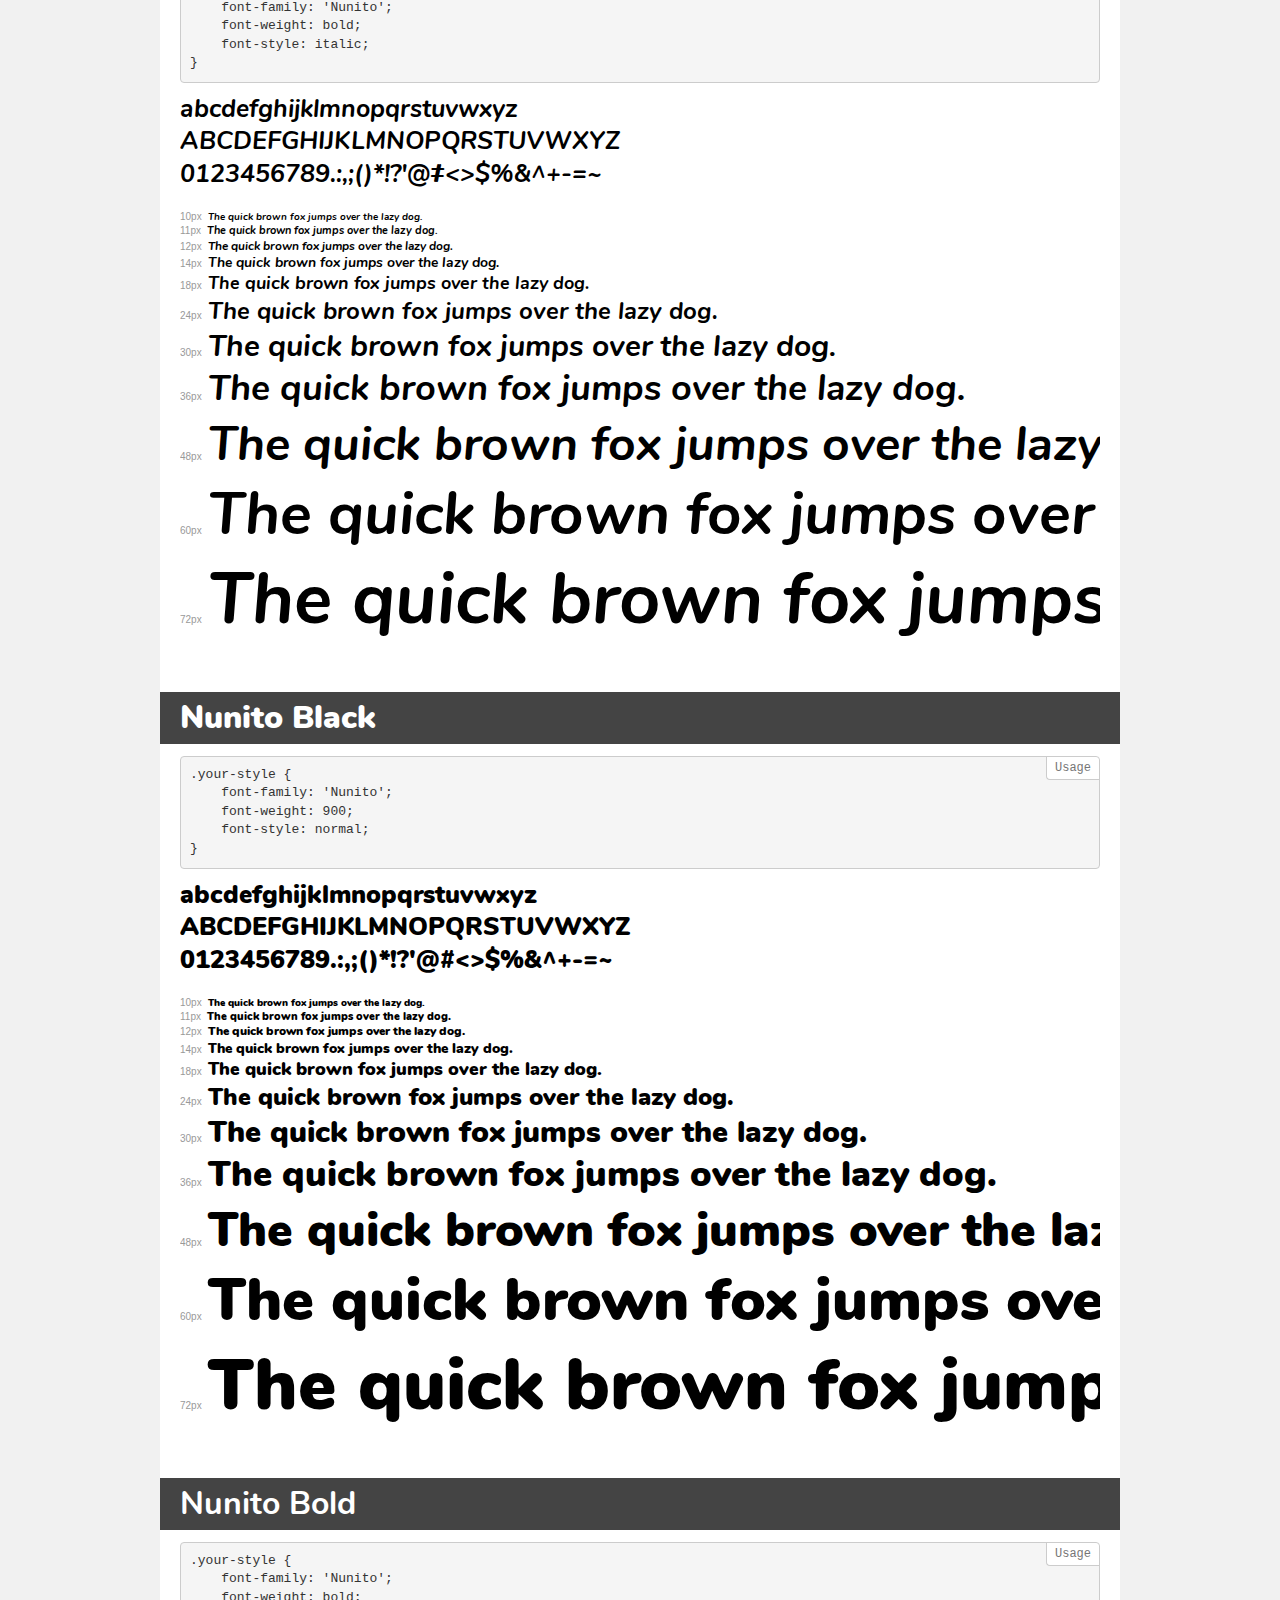
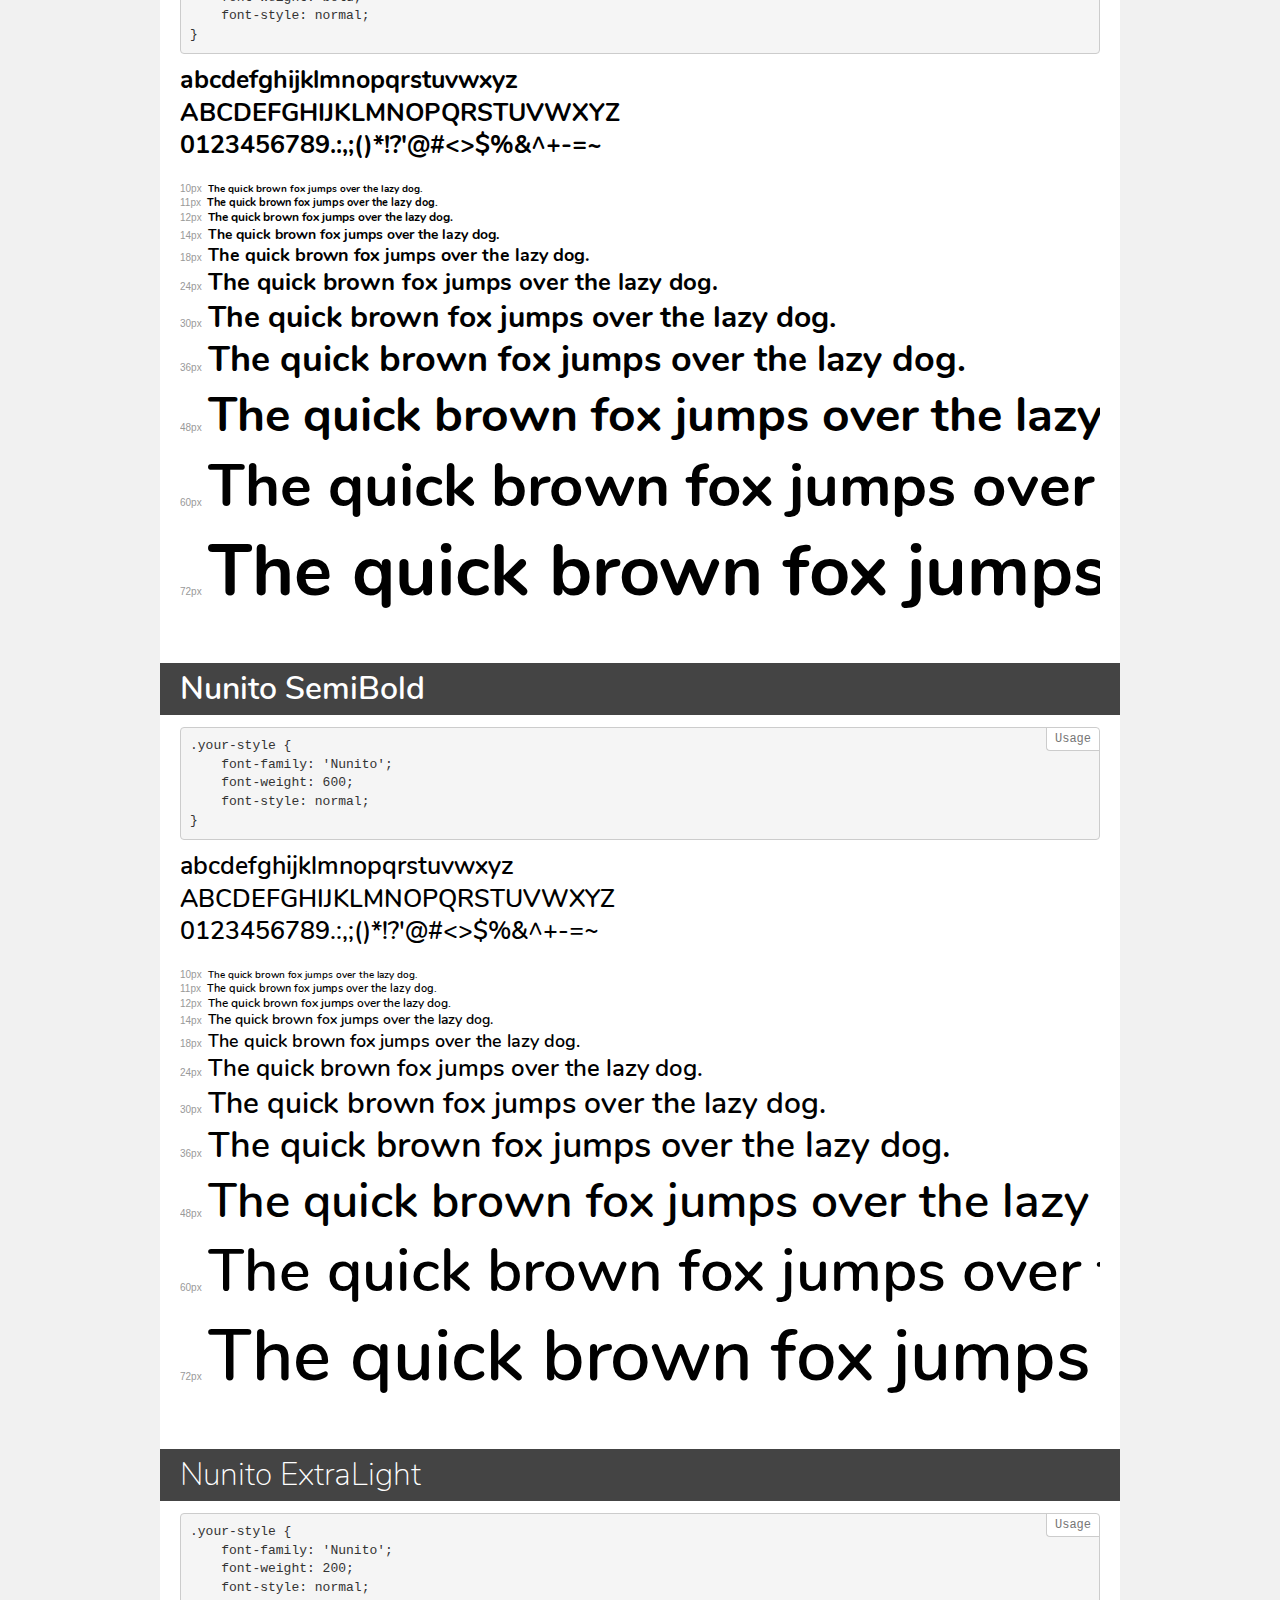
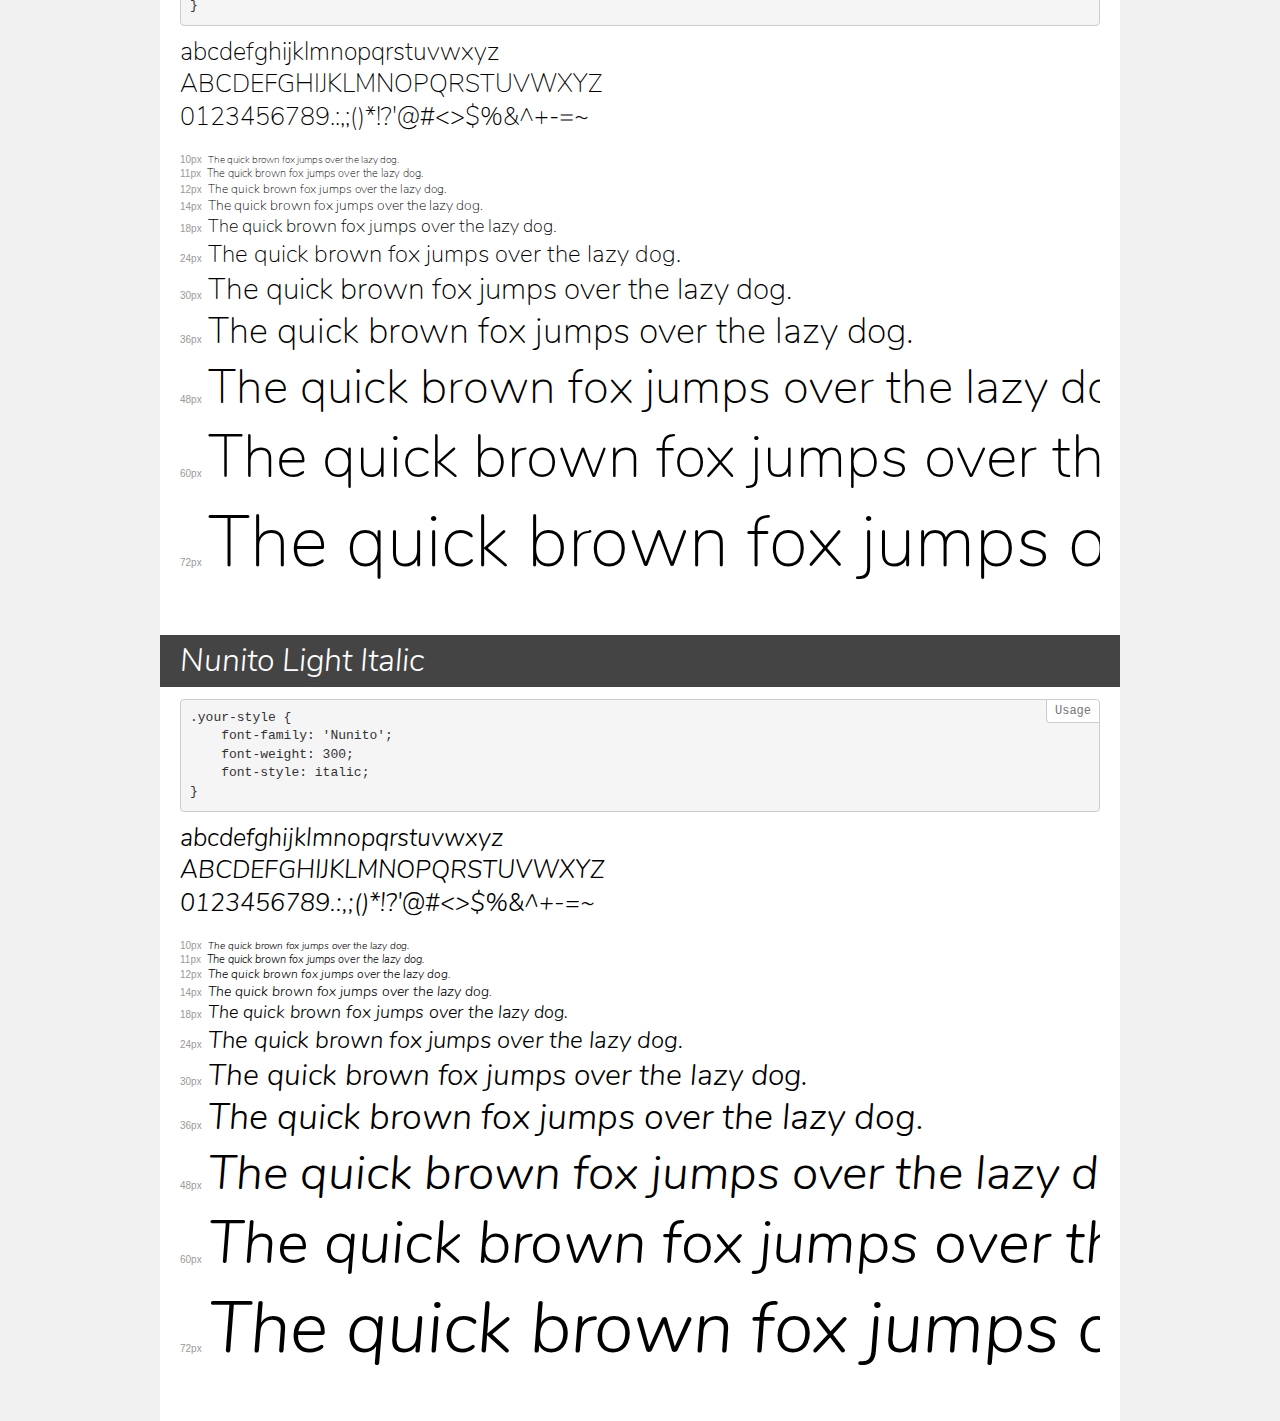
<file: font/demo.html>
<!DOCTYPE html>
<html>
<head>
    <meta charset="utf-8">
    <meta http-equiv="X-UA-Compatible" content="IE=edge">
    <meta name="viewport" content="width=device-width, initial-scale=1">
    <meta name="robots" content="noindex, noarchive">
    <meta name="format-detection" content="telephone=no">
    <title>Transfonter demo</title>
    <link href="stylesheet.css" rel="stylesheet">
    <style>
        /*
        http://meyerweb.com/eric/tools/css/reset/
        v2.0 | 20110126
        License: none (public domain)
        */
        html, body, div, span, applet, object, iframe,
        h1, h2, h3, h4, h5, h6, p, blockquote, pre,
        a, abbr, acronym, address, big, cite, code,
        del, dfn, em, img, ins, kbd, q, s, samp,
        small, strike, strong, sub, sup, tt, var,
        b, u, i, center,
        dl, dt, dd, ol, ul, li,
        fieldset, form, label, legend,
        table, caption, tbody, tfoot, thead, tr, th, td,
        article, aside, canvas, details, embed,
        figure, figcaption, footer, header, hgroup,
        menu, nav, output, ruby, section, summary,
        time, mark, audio, video {
            margin: 0;
            padding: 0;
            border: 0;
            font-size: 100%;
            font: inherit;
            vertical-align: baseline;
        }
        /* HTML5 display-role reset for older browsers */
        article, aside, details, figcaption, figure,
        footer, header, hgroup, menu, nav, section {
            display: block;
        }
        body {
            line-height: 1;
        }
        ol, ul {
            list-style: none;
        }
        blockquote, q {
            quotes: none;
        }
        blockquote:before, blockquote:after,
        q:before, q:after {
            content: '';
            content: none;
        }
        table {
            border-collapse: collapse;
            border-spacing: 0;
        }
        /* common styles */
        body {
            background: #f1f1f1;
            color: #000;
        }
        .page {
            background: #fff;
            width: 920px;
            margin: 0 auto;
            padding: 20px 20px 0 20px;
            overflow: hidden;
        }
        .font-container {
            overflow-x: auto;
            overflow-y: hidden;
            margin-bottom: 40px;
            line-height: 1.3;
            white-space: nowrap;
            padding-bottom: 5px;
        }
        h1 {
            position: relative;
            background: #444;
            font-size: 32px;
            color: #fff;
            padding: 10px 20px;
            margin: 0 -20px 12px -20px;
        }
        .letters {
            font-size: 25px;
            margin-bottom: 20px;
        }
        .s10:before {
            content: '10px';
        }
        .s11:before {
            content: '11px';
        }
        .s12:before {
            content: '12px';
        }
        .s14:before {
            content: '14px';
        }
        .s18:before {
            content: '18px';
        }
        .s24:before {
            content: '24px';
        }
        .s30:before {
            content: '30px';
        }
        .s36:before {
            content: '36px';
        }
        .s48:before {
            content: '48px';
        }
        .s60:before {
            content: '60px';
        }
        .s72:before {
            content: '72px';
        }
        .s10:before, .s11:before, .s12:before, .s14:before,
        .s18:before, .s24:before, .s30:before, .s36:before,
        .s48:before, .s60:before, .s72:before {
            font-family: Arial, sans-serif;
            font-size: 10px;
            font-weight: normal;
            font-style: normal;
            color: #999;
            padding-right: 6px;
        }
        pre {
            display: block;
            position: relative;
            padding: 9px;
            margin: 0 0 10px;
            font-family: Monaco, Menlo, Consolas, "Courier New", monospace !important;
            font-size: 13px;
            line-height: 1.428571429;
            color: #333;
            font-weight: normal !important;
            font-style: normal !important;
            background-color: #f5f5f5;
            border: 1px solid #ccc;
            overflow-x: auto;
            border-radius: 4px;
        }
        pre:after {
            display: block;
            position: absolute;
            right: 0;
            top: 0;
            content: 'Usage';
            line-height: 1;
            padding: 5px 8px;
            font-size: 12px;
            color: #767676;
            background-color: #fff;
            border: 1px solid #ccc;
            border-right: none;
            border-top: none;
            border-radius: 0 4px 0 4px;
            z-index: 10;
        }
        /* responsive */
        @media (max-width: 959px) {
            .page {
                width: auto;
                margin: 0;
            }
        }
    </style>
</head>
<body>
<div class="page">
    <div class="demo" style="font-family: 'Nunito'; font-weight: 600; font-style: italic;">
        <h1>Nunito SemiBold Italic</h1>
        <pre>.your-style {
    font-family: 'Nunito';
    font-weight: 600;
    font-style: italic;
}</pre>
        <div class="font-container">
            <p class="letters">
                abcdefghijklmnopqrstuvwxyz<br>
ABCDEFGHIJKLMNOPQRSTUVWXYZ<br>
                0123456789.:,;()*!?'@#<>$%&^+-=~
            </p>
            <p class="s10" style="font-size: 10px;">The quick brown fox jumps over the lazy dog.</p>
            <p class="s11" style="font-size: 11px;">The quick brown fox jumps over the lazy dog.</p>
            <p class="s12" style="font-size: 12px;">The quick brown fox jumps over the lazy dog.</p>
            <p class="s14" style="font-size: 14px;">The quick brown fox jumps over the lazy dog.</p>
            <p class="s18" style="font-size: 18px;">The quick brown fox jumps over the lazy dog.</p>
            <p class="s24" style="font-size: 24px;">The quick brown fox jumps over the lazy dog.</p>
            <p class="s30" style="font-size: 30px;">The quick brown fox jumps over the lazy dog.</p>
            <p class="s36" style="font-size: 36px;">The quick brown fox jumps over the lazy dog.</p>
            <p class="s48" style="font-size: 48px;">The quick brown fox jumps over the lazy dog.</p>
            <p class="s60" style="font-size: 60px;">The quick brown fox jumps over the lazy dog.</p>
            <p class="s72" style="font-size: 72px;">The quick brown fox jumps over the lazy dog.</p>
        </div>
    </div>
    <div class="demo" style="font-family: 'Nunito'; font-weight: 200; font-style: italic;">
        <h1>Nunito ExtraLight Italic</h1>
        <pre>.your-style {
    font-family: 'Nunito';
    font-weight: 200;
    font-style: italic;
}</pre>
        <div class="font-container">
            <p class="letters">
                abcdefghijklmnopqrstuvwxyz<br>
ABCDEFGHIJKLMNOPQRSTUVWXYZ<br>
                0123456789.:,;()*!?'@#<>$%&^+-=~
            </p>
            <p class="s10" style="font-size: 10px;">The quick brown fox jumps over the lazy dog.</p>
            <p class="s11" style="font-size: 11px;">The quick brown fox jumps over the lazy dog.</p>
            <p class="s12" style="font-size: 12px;">The quick brown fox jumps over the lazy dog.</p>
            <p class="s14" style="font-size: 14px;">The quick brown fox jumps over the lazy dog.</p>
            <p class="s18" style="font-size: 18px;">The quick brown fox jumps over the lazy dog.</p>
            <p class="s24" style="font-size: 24px;">The quick brown fox jumps over the lazy dog.</p>
            <p class="s30" style="font-size: 30px;">The quick brown fox jumps over the lazy dog.</p>
            <p class="s36" style="font-size: 36px;">The quick brown fox jumps over the lazy dog.</p>
            <p class="s48" style="font-size: 48px;">The quick brown fox jumps over the lazy dog.</p>
            <p class="s60" style="font-size: 60px;">The quick brown fox jumps over the lazy dog.</p>
            <p class="s72" style="font-size: 72px;">The quick brown fox jumps over the lazy dog.</p>
        </div>
    </div>
    <div class="demo" style="font-family: 'Nunito'; font-weight: normal; font-style: normal;">
        <h1>Nunito Regular</h1>
        <pre>.your-style {
    font-family: 'Nunito';
    font-weight: normal;
    font-style: normal;
}</pre>
        <div class="font-container">
            <p class="letters">
                abcdefghijklmnopqrstuvwxyz<br>
ABCDEFGHIJKLMNOPQRSTUVWXYZ<br>
                0123456789.:,;()*!?'@#<>$%&^+-=~
            </p>
            <p class="s10" style="font-size: 10px;">The quick brown fox jumps over the lazy dog.</p>
            <p class="s11" style="font-size: 11px;">The quick brown fox jumps over the lazy dog.</p>
            <p class="s12" style="font-size: 12px;">The quick brown fox jumps over the lazy dog.</p>
            <p class="s14" style="font-size: 14px;">The quick brown fox jumps over the lazy dog.</p>
            <p class="s18" style="font-size: 18px;">The quick brown fox jumps over the lazy dog.</p>
            <p class="s24" style="font-size: 24px;">The quick brown fox jumps over the lazy dog.</p>
            <p class="s30" style="font-size: 30px;">The quick brown fox jumps over the lazy dog.</p>
            <p class="s36" style="font-size: 36px;">The quick brown fox jumps over the lazy dog.</p>
            <p class="s48" style="font-size: 48px;">The quick brown fox jumps over the lazy dog.</p>
            <p class="s60" style="font-size: 60px;">The quick brown fox jumps over the lazy dog.</p>
            <p class="s72" style="font-size: 72px;">The quick brown fox jumps over the lazy dog.</p>
        </div>
    </div>
    <div class="demo" style="font-family: 'Nunito'; font-weight: 900; font-style: italic;">
        <h1>Nunito Black Italic</h1>
        <pre>.your-style {
    font-family: 'Nunito';
    font-weight: 900;
    font-style: italic;
}</pre>
        <div class="font-container">
            <p class="letters">
                abcdefghijklmnopqrstuvwxyz<br>
ABCDEFGHIJKLMNOPQRSTUVWXYZ<br>
                0123456789.:,;()*!?'@#<>$%&^+-=~
            </p>
            <p class="s10" style="font-size: 10px;">The quick brown fox jumps over the lazy dog.</p>
            <p class="s11" style="font-size: 11px;">The quick brown fox jumps over the lazy dog.</p>
            <p class="s12" style="font-size: 12px;">The quick brown fox jumps over the lazy dog.</p>
            <p class="s14" style="font-size: 14px;">The quick brown fox jumps over the lazy dog.</p>
            <p class="s18" style="font-size: 18px;">The quick brown fox jumps over the lazy dog.</p>
            <p class="s24" style="font-size: 24px;">The quick brown fox jumps over the lazy dog.</p>
            <p class="s30" style="font-size: 30px;">The quick brown fox jumps over the lazy dog.</p>
            <p class="s36" style="font-size: 36px;">The quick brown fox jumps over the lazy dog.</p>
            <p class="s48" style="font-size: 48px;">The quick brown fox jumps over the lazy dog.</p>
            <p class="s60" style="font-size: 60px;">The quick brown fox jumps over the lazy dog.</p>
            <p class="s72" style="font-size: 72px;">The quick brown fox jumps over the lazy dog.</p>
        </div>
    </div>
    <div class="demo" style="font-family: 'Nunito'; font-weight: normal; font-style: italic;">
        <h1>Nunito Italic</h1>
        <pre>.your-style {
    font-family: 'Nunito';
    font-weight: normal;
    font-style: italic;
}</pre>
        <div class="font-container">
            <p class="letters">
                abcdefghijklmnopqrstuvwxyz<br>
ABCDEFGHIJKLMNOPQRSTUVWXYZ<br>
                0123456789.:,;()*!?'@#<>$%&^+-=~
            </p>
            <p class="s10" style="font-size: 10px;">The quick brown fox jumps over the lazy dog.</p>
            <p class="s11" style="font-size: 11px;">The quick brown fox jumps over the lazy dog.</p>
            <p class="s12" style="font-size: 12px;">The quick brown fox jumps over the lazy dog.</p>
            <p class="s14" style="font-size: 14px;">The quick brown fox jumps over the lazy dog.</p>
            <p class="s18" style="font-size: 18px;">The quick brown fox jumps over the lazy dog.</p>
            <p class="s24" style="font-size: 24px;">The quick brown fox jumps over the lazy dog.</p>
            <p class="s30" style="font-size: 30px;">The quick brown fox jumps over the lazy dog.</p>
            <p class="s36" style="font-size: 36px;">The quick brown fox jumps over the lazy dog.</p>
            <p class="s48" style="font-size: 48px;">The quick brown fox jumps over the lazy dog.</p>
            <p class="s60" style="font-size: 60px;">The quick brown fox jumps over the lazy dog.</p>
            <p class="s72" style="font-size: 72px;">The quick brown fox jumps over the lazy dog.</p>
        </div>
    </div>
    <div class="demo" style="font-family: 'Nunito'; font-weight: 300; font-style: normal;">
        <h1>Nunito Light</h1>
        <pre>.your-style {
    font-family: 'Nunito';
    font-weight: 300;
    font-style: normal;
}</pre>
        <div class="font-container">
            <p class="letters">
                abcdefghijklmnopqrstuvwxyz<br>
ABCDEFGHIJKLMNOPQRSTUVWXYZ<br>
                0123456789.:,;()*!?'@#<>$%&^+-=~
            </p>
            <p class="s10" style="font-size: 10px;">The quick brown fox jumps over the lazy dog.</p>
            <p class="s11" style="font-size: 11px;">The quick brown fox jumps over the lazy dog.</p>
            <p class="s12" style="font-size: 12px;">The quick brown fox jumps over the lazy dog.</p>
            <p class="s14" style="font-size: 14px;">The quick brown fox jumps over the lazy dog.</p>
            <p class="s18" style="font-size: 18px;">The quick brown fox jumps over the lazy dog.</p>
            <p class="s24" style="font-size: 24px;">The quick brown fox jumps over the lazy dog.</p>
            <p class="s30" style="font-size: 30px;">The quick brown fox jumps over the lazy dog.</p>
            <p class="s36" style="font-size: 36px;">The quick brown fox jumps over the lazy dog.</p>
            <p class="s48" style="font-size: 48px;">The quick brown fox jumps over the lazy dog.</p>
            <p class="s60" style="font-size: 60px;">The quick brown fox jumps over the lazy dog.</p>
            <p class="s72" style="font-size: 72px;">The quick brown fox jumps over the lazy dog.</p>
        </div>
    </div>
    <div class="demo" style="font-family: 'Nunito'; font-weight: 800; font-style: italic;">
        <h1>Nunito ExtraBold Italic</h1>
        <pre>.your-style {
    font-family: 'Nunito';
    font-weight: 800;
    font-style: italic;
}</pre>
        <div class="font-container">
            <p class="letters">
                abcdefghijklmnopqrstuvwxyz<br>
ABCDEFGHIJKLMNOPQRSTUVWXYZ<br>
                0123456789.:,;()*!?'@#<>$%&^+-=~
            </p>
            <p class="s10" style="font-size: 10px;">The quick brown fox jumps over the lazy dog.</p>
            <p class="s11" style="font-size: 11px;">The quick brown fox jumps over the lazy dog.</p>
            <p class="s12" style="font-size: 12px;">The quick brown fox jumps over the lazy dog.</p>
            <p class="s14" style="font-size: 14px;">The quick brown fox jumps over the lazy dog.</p>
            <p class="s18" style="font-size: 18px;">The quick brown fox jumps over the lazy dog.</p>
            <p class="s24" style="font-size: 24px;">The quick brown fox jumps over the lazy dog.</p>
            <p class="s30" style="font-size: 30px;">The quick brown fox jumps over the lazy dog.</p>
            <p class="s36" style="font-size: 36px;">The quick brown fox jumps over the lazy dog.</p>
            <p class="s48" style="font-size: 48px;">The quick brown fox jumps over the lazy dog.</p>
            <p class="s60" style="font-size: 60px;">The quick brown fox jumps over the lazy dog.</p>
            <p class="s72" style="font-size: 72px;">The quick brown fox jumps over the lazy dog.</p>
        </div>
    </div>
    <div class="demo" style="font-family: 'Nunito'; font-weight: 800; font-style: normal;">
        <h1>Nunito ExtraBold</h1>
        <pre>.your-style {
    font-family: 'Nunito';
    font-weight: 800;
    font-style: normal;
}</pre>
        <div class="font-container">
            <p class="letters">
                abcdefghijklmnopqrstuvwxyz<br>
ABCDEFGHIJKLMNOPQRSTUVWXYZ<br>
                0123456789.:,;()*!?'@#<>$%&^+-=~
            </p>
            <p class="s10" style="font-size: 10px;">The quick brown fox jumps over the lazy dog.</p>
            <p class="s11" style="font-size: 11px;">The quick brown fox jumps over the lazy dog.</p>
            <p class="s12" style="font-size: 12px;">The quick brown fox jumps over the lazy dog.</p>
            <p class="s14" style="font-size: 14px;">The quick brown fox jumps over the lazy dog.</p>
            <p class="s18" style="font-size: 18px;">The quick brown fox jumps over the lazy dog.</p>
            <p class="s24" style="font-size: 24px;">The quick brown fox jumps over the lazy dog.</p>
            <p class="s30" style="font-size: 30px;">The quick brown fox jumps over the lazy dog.</p>
            <p class="s36" style="font-size: 36px;">The quick brown fox jumps over the lazy dog.</p>
            <p class="s48" style="font-size: 48px;">The quick brown fox jumps over the lazy dog.</p>
            <p class="s60" style="font-size: 60px;">The quick brown fox jumps over the lazy dog.</p>
            <p class="s72" style="font-size: 72px;">The quick brown fox jumps over the lazy dog.</p>
        </div>
    </div>
    <div class="demo" style="font-family: 'Nunito'; font-weight: bold; font-style: italic;">
        <h1>Nunito Bold Italic</h1>
        <pre>.your-style {
    font-family: 'Nunito';
    font-weight: bold;
    font-style: italic;
}</pre>
        <div class="font-container">
            <p class="letters">
                abcdefghijklmnopqrstuvwxyz<br>
ABCDEFGHIJKLMNOPQRSTUVWXYZ<br>
                0123456789.:,;()*!?'@#<>$%&^+-=~
            </p>
            <p class="s10" style="font-size: 10px;">The quick brown fox jumps over the lazy dog.</p>
            <p class="s11" style="font-size: 11px;">The quick brown fox jumps over the lazy dog.</p>
            <p class="s12" style="font-size: 12px;">The quick brown fox jumps over the lazy dog.</p>
            <p class="s14" style="font-size: 14px;">The quick brown fox jumps over the lazy dog.</p>
            <p class="s18" style="font-size: 18px;">The quick brown fox jumps over the lazy dog.</p>
            <p class="s24" style="font-size: 24px;">The quick brown fox jumps over the lazy dog.</p>
            <p class="s30" style="font-size: 30px;">The quick brown fox jumps over the lazy dog.</p>
            <p class="s36" style="font-size: 36px;">The quick brown fox jumps over the lazy dog.</p>
            <p class="s48" style="font-size: 48px;">The quick brown fox jumps over the lazy dog.</p>
            <p class="s60" style="font-size: 60px;">The quick brown fox jumps over the lazy dog.</p>
            <p class="s72" style="font-size: 72px;">The quick brown fox jumps over the lazy dog.</p>
        </div>
    </div>
    <div class="demo" style="font-family: 'Nunito'; font-weight: 900; font-style: normal;">
        <h1>Nunito Black</h1>
        <pre>.your-style {
    font-family: 'Nunito';
    font-weight: 900;
    font-style: normal;
}</pre>
        <div class="font-container">
            <p class="letters">
                abcdefghijklmnopqrstuvwxyz<br>
ABCDEFGHIJKLMNOPQRSTUVWXYZ<br>
                0123456789.:,;()*!?'@#<>$%&^+-=~
            </p>
            <p class="s10" style="font-size: 10px;">The quick brown fox jumps over the lazy dog.</p>
            <p class="s11" style="font-size: 11px;">The quick brown fox jumps over the lazy dog.</p>
            <p class="s12" style="font-size: 12px;">The quick brown fox jumps over the lazy dog.</p>
            <p class="s14" style="font-size: 14px;">The quick brown fox jumps over the lazy dog.</p>
            <p class="s18" style="font-size: 18px;">The quick brown fox jumps over the lazy dog.</p>
            <p class="s24" style="font-size: 24px;">The quick brown fox jumps over the lazy dog.</p>
            <p class="s30" style="font-size: 30px;">The quick brown fox jumps over the lazy dog.</p>
            <p class="s36" style="font-size: 36px;">The quick brown fox jumps over the lazy dog.</p>
            <p class="s48" style="font-size: 48px;">The quick brown fox jumps over the lazy dog.</p>
            <p class="s60" style="font-size: 60px;">The quick brown fox jumps over the lazy dog.</p>
            <p class="s72" style="font-size: 72px;">The quick brown fox jumps over the lazy dog.</p>
        </div>
    </div>
    <div class="demo" style="font-family: 'Nunito'; font-weight: bold; font-style: normal;">
        <h1>Nunito Bold</h1>
        <pre>.your-style {
    font-family: 'Nunito';
    font-weight: bold;
    font-style: normal;
}</pre>
        <div class="font-container">
            <p class="letters">
                abcdefghijklmnopqrstuvwxyz<br>
ABCDEFGHIJKLMNOPQRSTUVWXYZ<br>
                0123456789.:,;()*!?'@#<>$%&^+-=~
            </p>
            <p class="s10" style="font-size: 10px;">The quick brown fox jumps over the lazy dog.</p>
            <p class="s11" style="font-size: 11px;">The quick brown fox jumps over the lazy dog.</p>
            <p class="s12" style="font-size: 12px;">The quick brown fox jumps over the lazy dog.</p>
            <p class="s14" style="font-size: 14px;">The quick brown fox jumps over the lazy dog.</p>
            <p class="s18" style="font-size: 18px;">The quick brown fox jumps over the lazy dog.</p>
            <p class="s24" style="font-size: 24px;">The quick brown fox jumps over the lazy dog.</p>
            <p class="s30" style="font-size: 30px;">The quick brown fox jumps over the lazy dog.</p>
            <p class="s36" style="font-size: 36px;">The quick brown fox jumps over the lazy dog.</p>
            <p class="s48" style="font-size: 48px;">The quick brown fox jumps over the lazy dog.</p>
            <p class="s60" style="font-size: 60px;">The quick brown fox jumps over the lazy dog.</p>
            <p class="s72" style="font-size: 72px;">The quick brown fox jumps over the lazy dog.</p>
        </div>
    </div>
    <div class="demo" style="font-family: 'Nunito'; font-weight: 600; font-style: normal;">
        <h1>Nunito SemiBold</h1>
        <pre>.your-style {
    font-family: 'Nunito';
    font-weight: 600;
    font-style: normal;
}</pre>
        <div class="font-container">
            <p class="letters">
                abcdefghijklmnopqrstuvwxyz<br>
ABCDEFGHIJKLMNOPQRSTUVWXYZ<br>
                0123456789.:,;()*!?'@#<>$%&^+-=~
            </p>
            <p class="s10" style="font-size: 10px;">The quick brown fox jumps over the lazy dog.</p>
            <p class="s11" style="font-size: 11px;">The quick brown fox jumps over the lazy dog.</p>
            <p class="s12" style="font-size: 12px;">The quick brown fox jumps over the lazy dog.</p>
            <p class="s14" style="font-size: 14px;">The quick brown fox jumps over the lazy dog.</p>
            <p class="s18" style="font-size: 18px;">The quick brown fox jumps over the lazy dog.</p>
            <p class="s24" style="font-size: 24px;">The quick brown fox jumps over the lazy dog.</p>
            <p class="s30" style="font-size: 30px;">The quick brown fox jumps over the lazy dog.</p>
            <p class="s36" style="font-size: 36px;">The quick brown fox jumps over the lazy dog.</p>
            <p class="s48" style="font-size: 48px;">The quick brown fox jumps over the lazy dog.</p>
            <p class="s60" style="font-size: 60px;">The quick brown fox jumps over the lazy dog.</p>
            <p class="s72" style="font-size: 72px;">The quick brown fox jumps over the lazy dog.</p>
        </div>
    </div>
    <div class="demo" style="font-family: 'Nunito'; font-weight: 200; font-style: normal;">
        <h1>Nunito ExtraLight</h1>
        <pre>.your-style {
    font-family: 'Nunito';
    font-weight: 200;
    font-style: normal;
}</pre>
        <div class="font-container">
            <p class="letters">
                abcdefghijklmnopqrstuvwxyz<br>
ABCDEFGHIJKLMNOPQRSTUVWXYZ<br>
                0123456789.:,;()*!?'@#<>$%&^+-=~
            </p>
            <p class="s10" style="font-size: 10px;">The quick brown fox jumps over the lazy dog.</p>
            <p class="s11" style="font-size: 11px;">The quick brown fox jumps over the lazy dog.</p>
            <p class="s12" style="font-size: 12px;">The quick brown fox jumps over the lazy dog.</p>
            <p class="s14" style="font-size: 14px;">The quick brown fox jumps over the lazy dog.</p>
            <p class="s18" style="font-size: 18px;">The quick brown fox jumps over the lazy dog.</p>
            <p class="s24" style="font-size: 24px;">The quick brown fox jumps over the lazy dog.</p>
            <p class="s30" style="font-size: 30px;">The quick brown fox jumps over the lazy dog.</p>
            <p class="s36" style="font-size: 36px;">The quick brown fox jumps over the lazy dog.</p>
            <p class="s48" style="font-size: 48px;">The quick brown fox jumps over the lazy dog.</p>
            <p class="s60" style="font-size: 60px;">The quick brown fox jumps over the lazy dog.</p>
            <p class="s72" style="font-size: 72px;">The quick brown fox jumps over the lazy dog.</p>
        </div>
    </div>
    <div class="demo" style="font-family: 'Nunito'; font-weight: 300; font-style: italic;">
        <h1>Nunito Light Italic</h1>
        <pre>.your-style {
    font-family: 'Nunito';
    font-weight: 300;
    font-style: italic;
}</pre>
        <div class="font-container">
            <p class="letters">
                abcdefghijklmnopqrstuvwxyz<br>
ABCDEFGHIJKLMNOPQRSTUVWXYZ<br>
                0123456789.:,;()*!?'@#<>$%&^+-=~
            </p>
            <p class="s10" style="font-size: 10px;">The quick brown fox jumps over the lazy dog.</p>
            <p class="s11" style="font-size: 11px;">The quick brown fox jumps over the lazy dog.</p>
            <p class="s12" style="font-size: 12px;">The quick brown fox jumps over the lazy dog.</p>
            <p class="s14" style="font-size: 14px;">The quick brown fox jumps over the lazy dog.</p>
            <p class="s18" style="font-size: 18px;">The quick brown fox jumps over the lazy dog.</p>
            <p class="s24" style="font-size: 24px;">The quick brown fox jumps over the lazy dog.</p>
            <p class="s30" style="font-size: 30px;">The quick brown fox jumps over the lazy dog.</p>
            <p class="s36" style="font-size: 36px;">The quick brown fox jumps over the lazy dog.</p>
            <p class="s48" style="font-size: 48px;">The quick brown fox jumps over the lazy dog.</p>
            <p class="s60" style="font-size: 60px;">The quick brown fox jumps over the lazy dog.</p>
            <p class="s72" style="font-size: 72px;">The quick brown fox jumps over the lazy dog.</p>
        </div>
    </div>
</div>
</body>
</html>
</file>
<file: font/stylesheet.css>
@font-face {
    font-family: 'Nunito';
    src: url('Nunito-SemiBoldItalic.woff2') format('woff2'),
        url('Nunito-SemiBoldItalic.woff') format('woff');
    font-weight: 600;
    font-style: italic;
}

@font-face {
    font-family: 'Nunito';
    src: url('Nunito-ExtraLightItalic.woff2') format('woff2'),
        url('Nunito-ExtraLightItalic.woff') format('woff');
    font-weight: 200;
    font-style: italic;
}

@font-face {
    font-family: 'Nunito';
    src: url('Nunito-Regular.woff2') format('woff2'),
        url('Nunito-Regular.woff') format('woff');
    font-weight: normal;
    font-style: normal;
}

@font-face {
    font-family: 'Nunito';
    src: url('Nunito-BlackItalic.woff2') format('woff2'),
        url('Nunito-BlackItalic.woff') format('woff');
    font-weight: 900;
    font-style: italic;
}

@font-face {
    font-family: 'Nunito';
    src: url('Nunito-Italic.woff2') format('woff2'),
        url('Nunito-Italic.woff') format('woff');
    font-weight: normal;
    font-style: italic;
}

@font-face {
    font-family: 'Nunito';
    src: url('Nunito-Light.woff2') format('woff2'),
        url('Nunito-Light.woff') format('woff');
    font-weight: 300;
    font-style: normal;
}

@font-face {
    font-family: 'Nunito';
    src: url('Nunito-ExtraBoldItalic.woff2') format('woff2'),
        url('Nunito-ExtraBoldItalic.woff') format('woff');
    font-weight: 800;
    font-style: italic;
}

@font-face {
    font-family: 'Nunito';
    src: url('Nunito-ExtraBold.woff2') format('woff2'),
        url('Nunito-ExtraBold.woff') format('woff');
    font-weight: 800;
    font-style: normal;
}

@font-face {
    font-family: 'Nunito';
    src: url('Nunito-BoldItalic.woff2') format('woff2'),
        url('Nunito-BoldItalic.woff') format('woff');
    font-weight: bold;
    font-style: italic;
}

@font-face {
    font-family: 'Nunito';
    src: url('Nunito-Black.woff2') format('woff2'),
        url('Nunito-Black.woff') format('woff');
    font-weight: 900;
    font-style: normal;
}

@font-face {
    font-family: 'Nunito';
    src: url('Nunito-Bold.woff2') format('woff2'),
        url('Nunito-Bold.woff') format('woff');
    font-weight: bold;
    font-style: normal;
}

@font-face {
    font-family: 'Nunito';
    src: url('Nunito-SemiBold.woff2') format('woff2'),
        url('Nunito-SemiBold.woff') format('woff');
    font-weight: 600;
    font-style: normal;
}

@font-face {
    font-family: 'Nunito';
    src: url('Nunito-ExtraLight.woff2') format('woff2'),
        url('Nunito-ExtraLight.woff') format('woff');
    font-weight: 200;
    font-style: normal;
}

@font-face {
    font-family: 'Nunito';
    src: url('Nunito-LightItalic.woff2') format('woff2'),
        url('Nunito-LightItalic.woff') format('woff');
    font-weight: 300;
    font-style: italic;
}
</file>
<file: assets/Chart.js-master/samples/style.css>
@import url('https://maxcdn.bootstrapcdn.com/font-awesome/4.7.0/css/font-awesome.min.css');
@import url('https://fonts.googleapis.com/css?family=Lato:100,300,400,700,900');

body, html {
	color: #333538;
	font-family: 'Lato', sans-serif;
	line-height: 1.6;
	padding: 0;
	margin: 0;
}

a {
	color: #f27173;
	text-decoration: none;
}

a:hover {
	color: #e25f5f;
	text-decoration: underline;
}

.content {
	max-width: 800px;
	margin: auto;
	padding: 16px 32px;
}

.header {
	text-align: center;
	padding: 32px 0;
}

.wrapper {
	min-height: 400px;
	padding: 16px 0;
	position: relative;
}

.wrapper.col-2 {
	display: inline-block;
	min-height: 256px;
	width: 49%;
}

@media (max-width: 400px) {
	.wrapper.col-2 {
		width: 100%
	}
}

.wrapper canvas {
	-moz-user-select: none;
	-webkit-user-select: none;
	-ms-user-select: none;
}

.toolbar {
	display: flex;
}

.toolbar > * {
	margin: 0 8px 0 0;
}

.btn {
	background-color: #aaa;
	border-radius: 4px;
	color: white;
	padding: 0.25rem 0.75rem;
}

.btn .fa {
	font-size: 1rem;
}

.btn:hover {
	background-color: #888;
	color: white;
	text-decoration: none;
}

.btn-chartjs { background-color: #f27173; }
.btn-chartjs:hover { background-color: #e25f5f; }
.btn-docs:hover { background-color: #2793db; }
.btn-docs { background-color: #36A2EB; }
.btn-docs:hover { background-color: #2793db; }
.btn-gh { background-color: #444; }
.btn-gh:hover { background-color: #333; }

.btn-on {
	border-style: inset;
}

.chartjs-title {
	font-size: 2rem;
	font-weight: 600;
	white-space: nowrap;
}

.chartjs-title::before {
	background-image: url(logo.svg);
	background-position: left center;
	background-repeat: no-repeat;
	background-size: 40px;
	content: 'Chart.js | ';
	color: #f27173;
	font-weight: 600;
	padding-left: 48px;
}

.chartjs-caption {
	font-size: 1.2rem;
}

.chartjs-links {
	display: flex;
	justify-content: center;
	padding: 8px 0;
}

.chartjs-links a {
	align-items: center;
	display: flex;
	font-size: 0.9rem;
	margin: 0.2rem;
}

.chartjs-links .fa:before {
	margin-right: 0.5em;
}

.samples-category {
	display: inline-block;
	margin-bottom: 32px;
	vertical-align: top;
	width: 25%;
}

.samples-category > .title {
	color: #aaa;
	font-weight: 300;
	font-size: 1.5rem;
}

.samples-category:hover > .title {
	color: black;
}

.samples-category > .items {
	padding: 8px 0;
}

.samples-entry {
	padding: 0 0 4px 0;
}

.samples-entry > .title {
	font-weight: 700;
}

@media (max-width: 640px) {
	.samples-category { width: 33%; }
}

@media (max-width: 512px) {
	.samples-category { width: 50%; }
}

@media (max-width: 420px) {
	.chartjs-caption { font-size: 1.05rem; }
	.chartjs-title::before { content: ''; }
	.chartjs-links a { flex-direction: column; }
	.chartjs-links .fa { margin: 0 }
	.samples-category { width: 100%; }
}

.analyser table {
	color: #333;
	font-size: 0.9rem;
	margin: 8px 0;
	width: 100%
}

.analyser th {
	background-color: #f0f0f0;
	padding: 2px;
}

.analyser td {
	padding: 2px;
	text-align: center;
}
</file>
